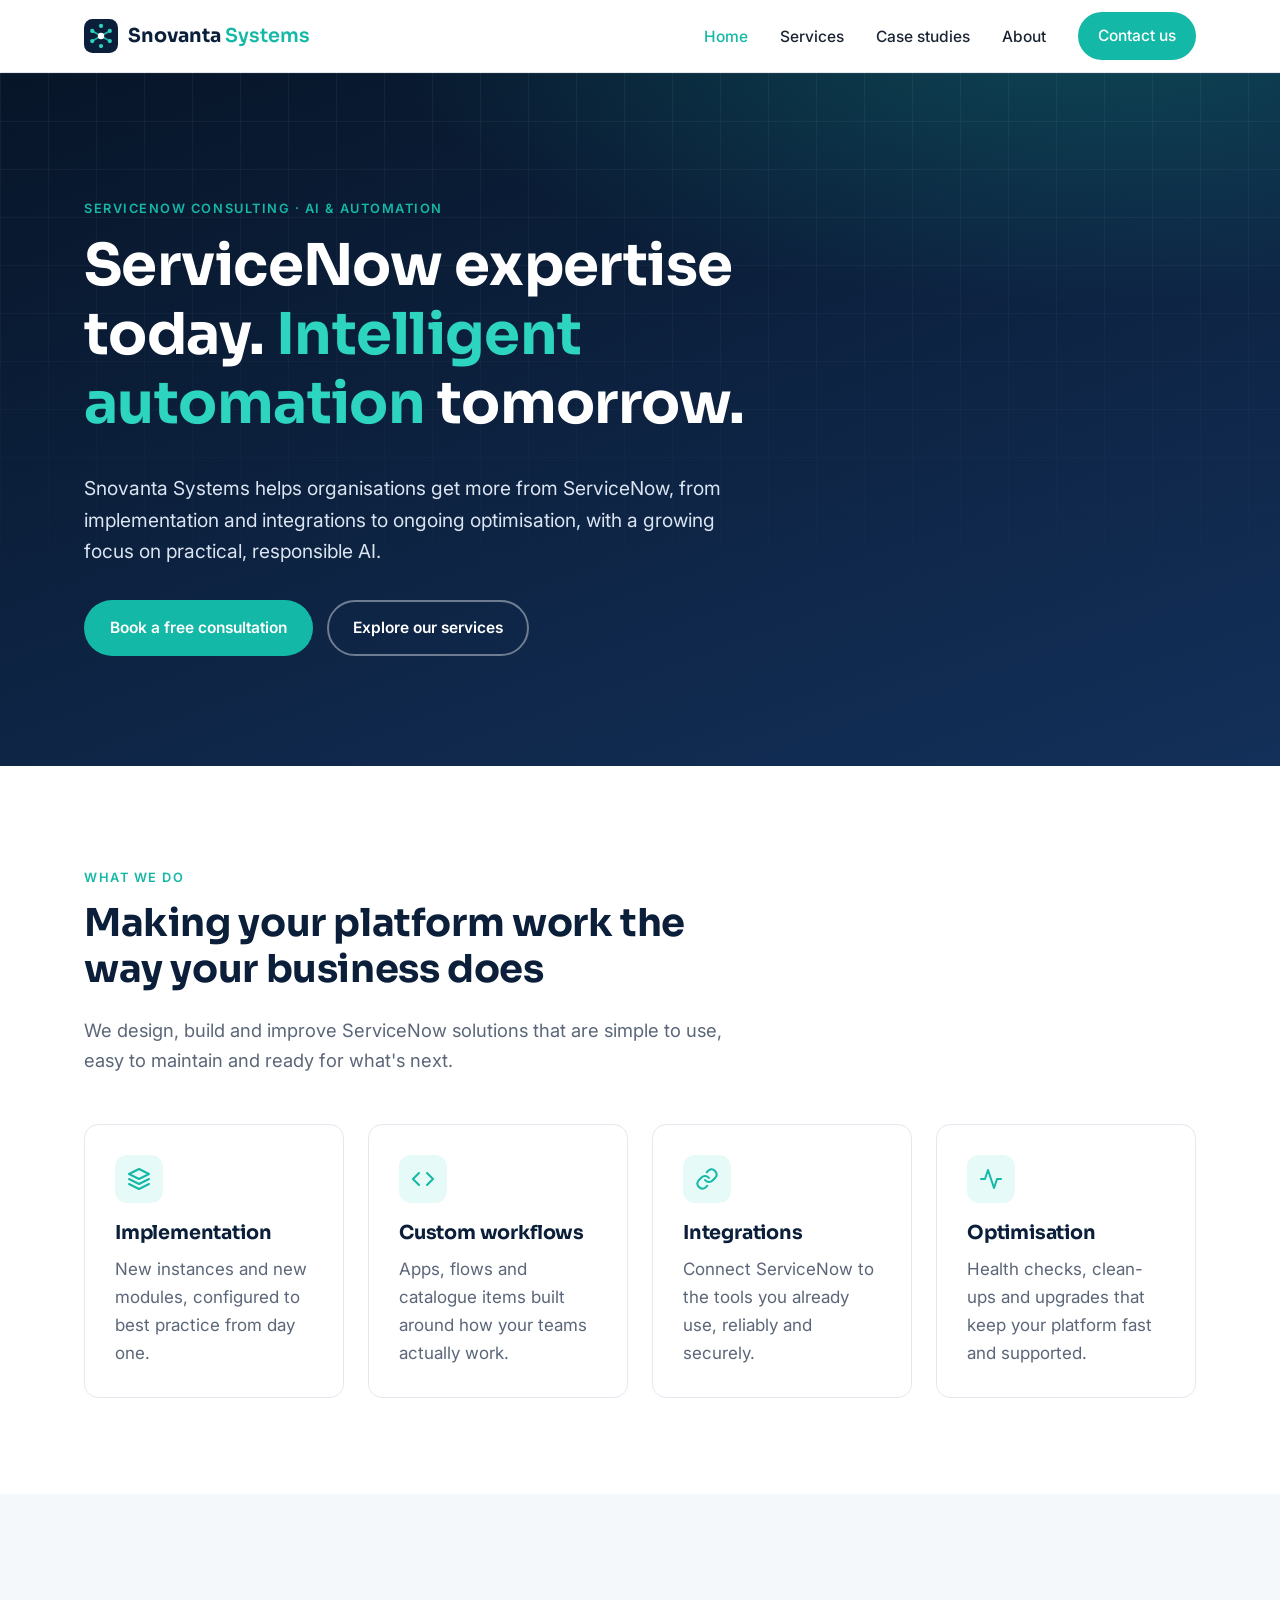
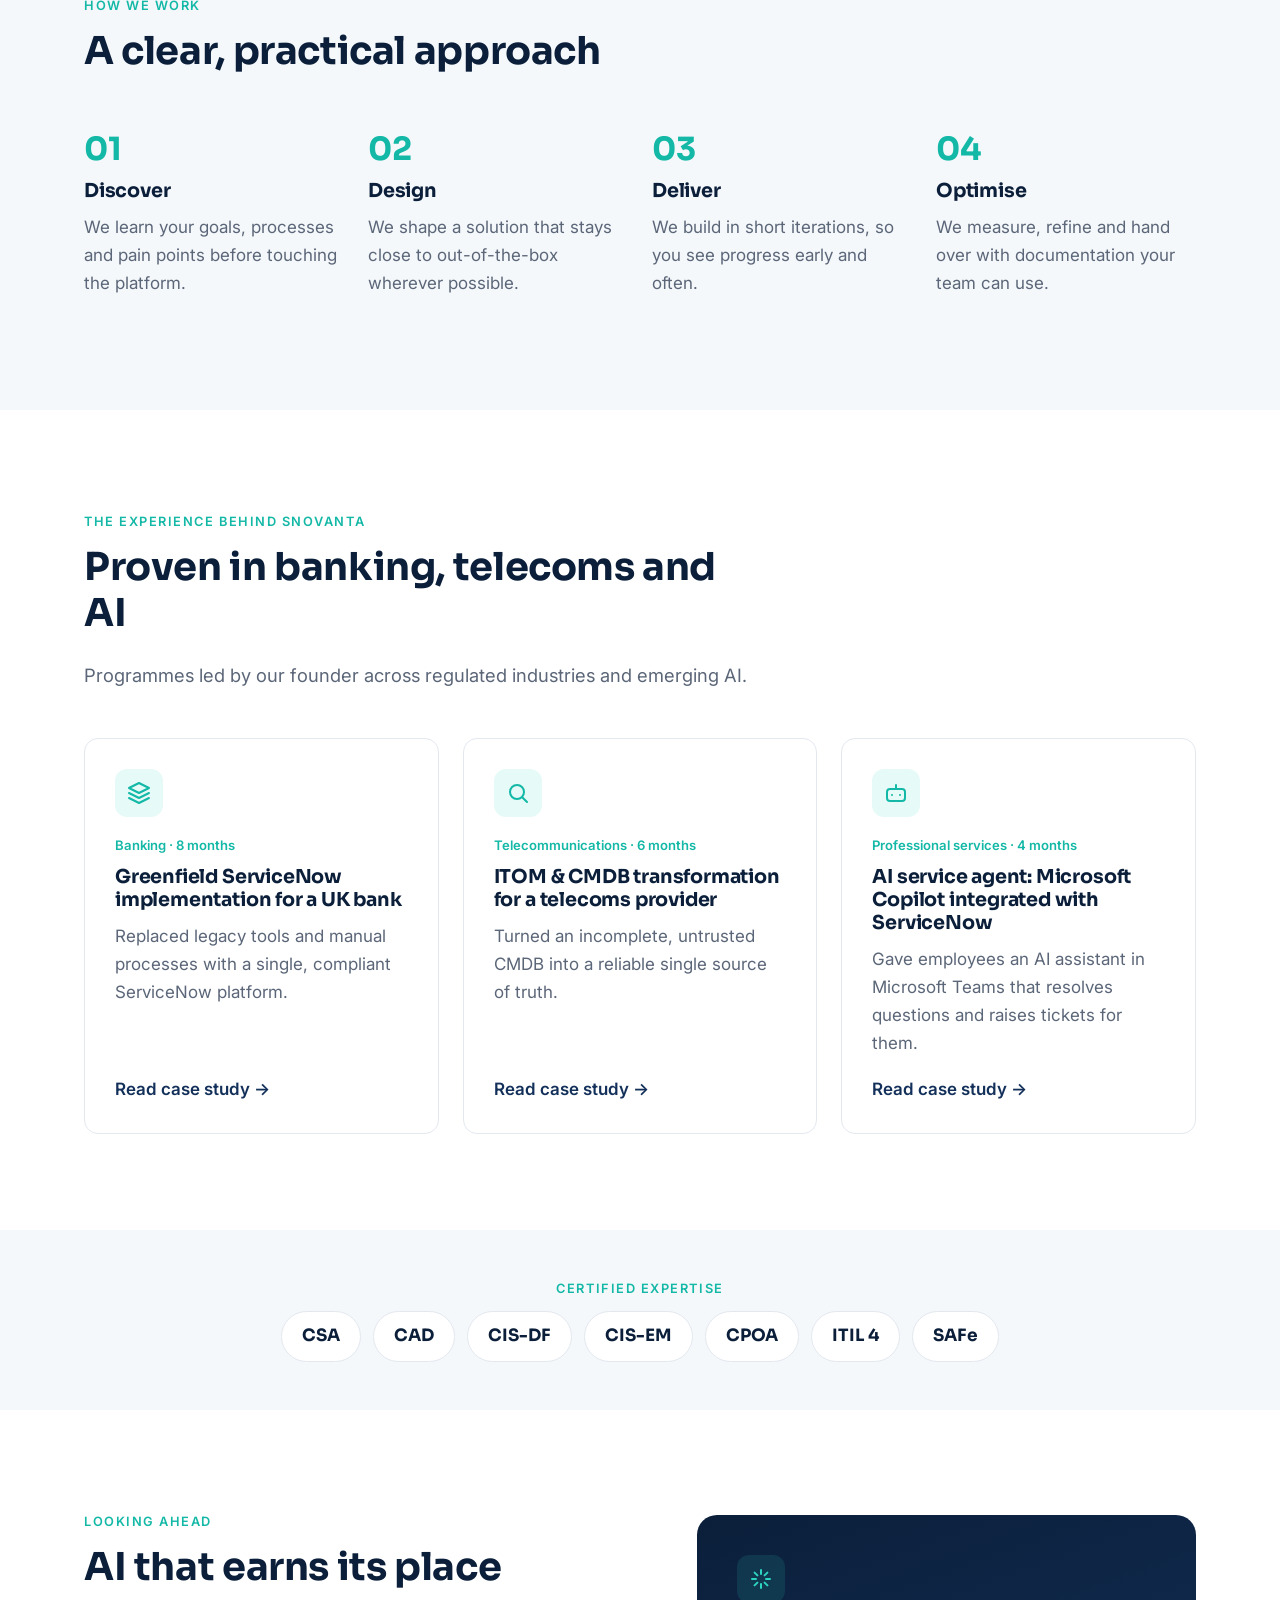
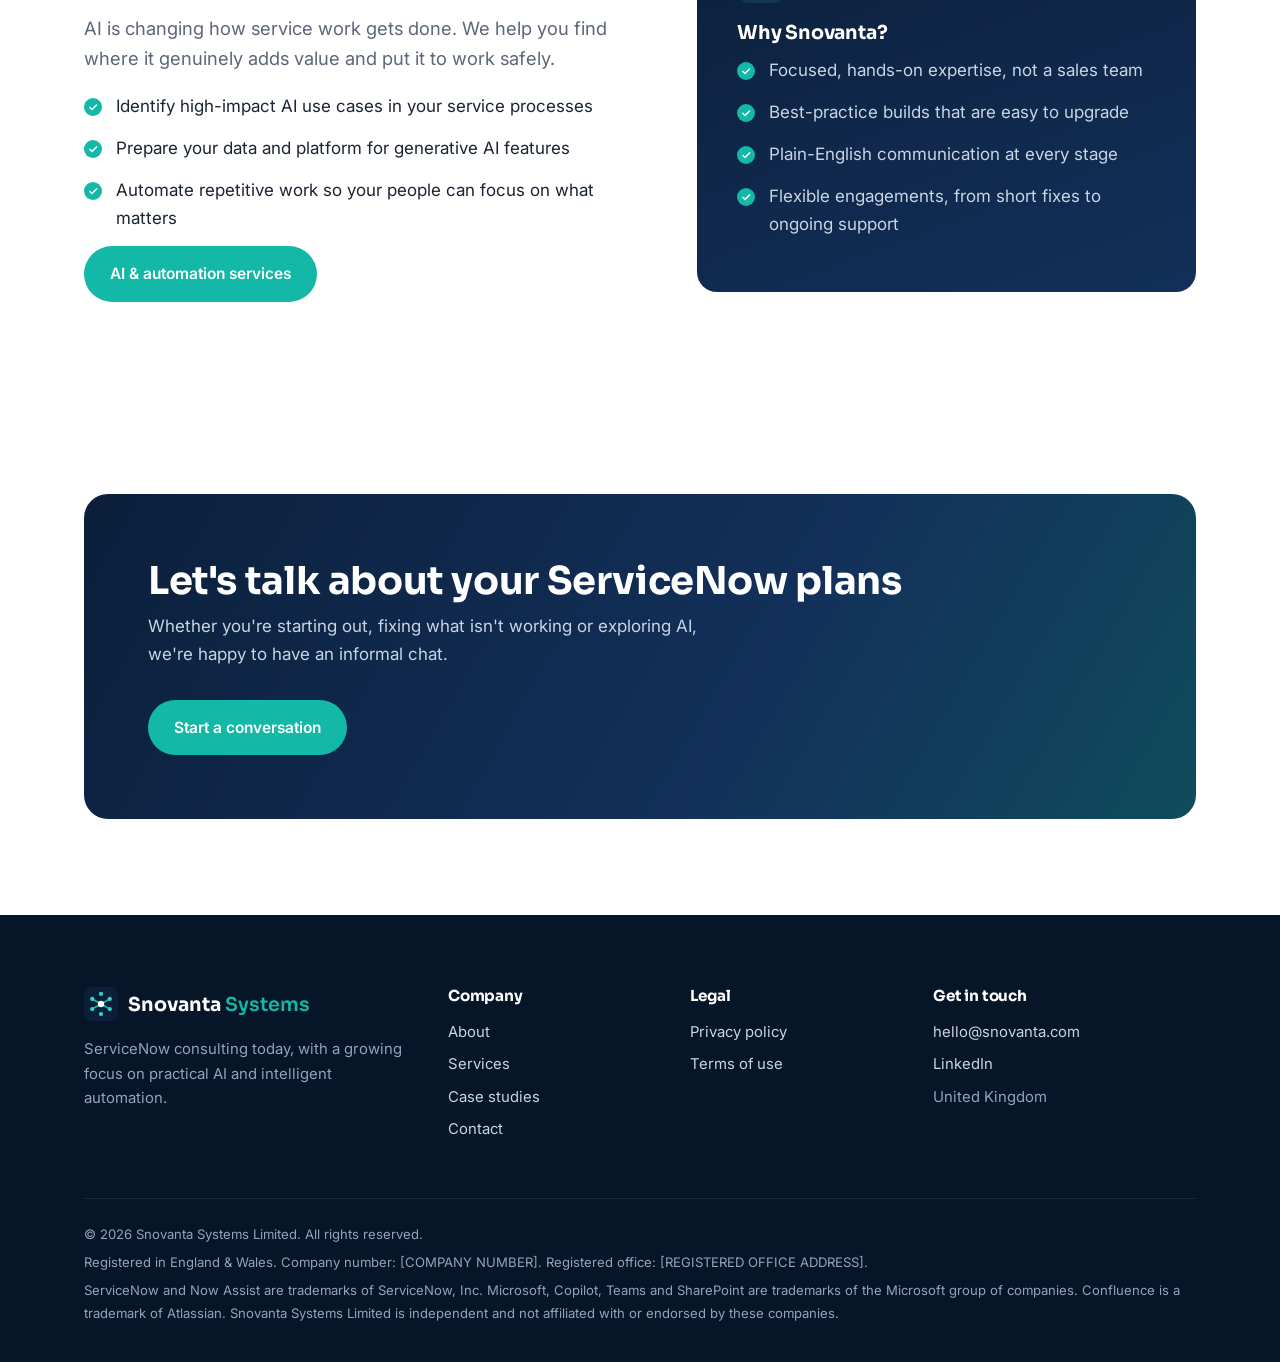
<file: index.html>
<!DOCTYPE html>
<html lang="en-GB">
<head>
  <meta charset="UTF-8">
  <meta name="viewport" content="width=device-width, initial-scale=1.0">
  <title>Snovanta Systems | ServiceNow Consulting & AI Automation</title>
  <meta name="description" content="Snovanta Systems is a UK consultancy helping organisations implement, integrate and optimise ServiceNow, with a growing focus on practical AI and automation.">
  <link rel="canonical" href="https://snovanta.com/">
  <!-- Social sharing preview -->
  <meta property="og:type" content="website">
  <meta property="og:site_name" content="Snovanta Systems">
  <meta property="og:title" content="Snovanta Systems | ServiceNow Consulting & AI Automation">
  <meta property="og:description" content="Snovanta Systems is a UK consultancy helping organisations implement, integrate and optimise ServiceNow, with a growing focus on practical AI and automation.">
  <meta property="og:url" content="https://snovanta.com/">
  <link rel="icon" href="assets/images/logo.svg" type="image/svg+xml">
  <link rel="preconnect" href="https://fonts.googleapis.com">
  <link rel="preconnect" href="https://fonts.gstatic.com" crossorigin>
  <link href="https://fonts.googleapis.com/css2?family=Inter:wght@400;500;600&family=Sora:wght@600;700;800&display=swap" rel="stylesheet">
  <link rel="stylesheet" href="assets/css/style.css">
</head>
<body>
  <a class="skip-link" href="#main">Skip to content</a>
  <!-- ============ HEADER (same on every page) ============ -->
  <header class="site-header">
    <div class="container site-header__inner">
      <a class="brand" href="index.html" aria-label="Snovanta Systems home">
        <img src="assets/images/logo.svg" alt="" width="34" height="34">
        <span class="brand__name">Snovanta <span>Systems</span></span>
      </a>
      <button class="nav-toggle" aria-label="Open menu" aria-expanded="false" aria-controls="site-nav">
        <span></span><span></span><span></span>
      </button>
      <nav class="nav" id="site-nav" aria-label="Main">
        <ul>
          <li><a href="index.html">Home</a></li>
          <li><a href="services.html">Services</a></li>
          <li><a href="case-studies.html">Case studies</a></li>
          <li><a href="about.html">About</a></li>
          <li><a class="btn btn--primary btn--small" href="contact.html">Contact us</a></li>
        </ul>
      </nav>
    </div>
  </header>
  <main id="main">
    <!-- HERO -->
    <section class="hero">
      <div class="container">
        <span class="eyebrow">ServiceNow consulting &middot; AI &amp; automation</span>
        <h1>ServiceNow expertise today. <em>Intelligent automation</em> tomorrow.</h1>
        <p>Snovanta Systems helps organisations get more from ServiceNow, from implementation and integrations to ongoing optimisation, with a growing focus on practical, responsible AI.</p>
        <div class="btn-row">
          <a class="btn btn--primary" href="contact.html">Book a free consultation</a>
          <a class="btn btn--ghost" href="services.html">Explore our services</a>
        </div>
      </div>
    </section>
    <!-- WHAT WE DO -->
    <section class="section">
      <div class="container">
        <div class="section__head">
          <span class="eyebrow">What we do</span>
          <h2>Making your platform work the way your business does</h2>
          <p class="lead">We design, build and improve ServiceNow solutions that are simple to use, easy to maintain and ready for what's next.</p>
        </div>
        <div class="grid grid--4">
          <article class="card"><div class="card__icon" aria-hidden="true"><svg viewBox="0 0 24 24" fill="none" stroke="currentColor" stroke-width="2" stroke-linecap="round" stroke-linejoin="round"><path d="M12 2 2 7l10 5 10-5-10-5z"/><path d="m2 17 10 5 10-5"/><path d="m2 12 10 5 10-5"/></svg></div><h3>Implementation</h3><p>New instances and new modules, configured to best practice from day one.</p></article>
          <article class="card"><div class="card__icon" aria-hidden="true"><svg viewBox="0 0 24 24" fill="none" stroke="currentColor" stroke-width="2" stroke-linecap="round" stroke-linejoin="round"><path d="m16 18 6-6-6-6"/><path d="m8 6-6 6 6 6"/></svg></div><h3>Custom workflows</h3><p>Apps, flows and catalogue items built around how your teams actually work.</p></article>
          <article class="card"><div class="card__icon" aria-hidden="true"><svg viewBox="0 0 24 24" fill="none" stroke="currentColor" stroke-width="2" stroke-linecap="round" stroke-linejoin="round"><path d="M10 13a5 5 0 0 0 7.5.5l3-3a5 5 0 0 0-7-7l-1.7 1.7"/><path d="M14 11a5 5 0 0 0-7.5-.5l-3 3a5 5 0 0 0 7 7l1.7-1.7"/></svg></div><h3>Integrations</h3><p>Connect ServiceNow to the tools you already use, reliably and securely.</p></article>
          <article class="card"><div class="card__icon" aria-hidden="true"><svg viewBox="0 0 24 24" fill="none" stroke="currentColor" stroke-width="2" stroke-linecap="round" stroke-linejoin="round"><path d="M22 12h-4l-3 9L9 3l-3 9H2"/></svg></div><h3>Optimisation</h3><p>Health checks, clean-ups and upgrades that keep your platform fast and supported.</p></article>
        </div>
      </div>
    </section>
    <!-- APPROACH -->
    <section class="section section--soft">
      <div class="container">
        <div class="section__head">
          <span class="eyebrow">How we work</span>
          <h2>A clear, practical approach</h2>
        </div>
        <div class="grid grid--4 steps">
          <div class="step"><h3>Discover</h3><p>We learn your goals, processes and pain points before touching the platform.</p></div>
          <div class="step"><h3>Design</h3><p>We shape a solution that stays close to out-of-the-box wherever possible.</p></div>
          <div class="step"><h3>Deliver</h3><p>We build in short iterations, so you see progress early and often.</p></div>
          <div class="step"><h3>Optimise</h3><p>We measure, refine and hand over with documentation your team can use.</p></div>
        </div>
      </div>
    </section>
    <!-- SELECTED EXPERIENCE -->
    <section class="section">
      <div class="container">
        <div class="section__head">
          <span class="eyebrow">The experience behind Snovanta</span>
          <h2>Proven in banking, telecoms and AI</h2>
          <p class="lead">Programmes led by our founder across regulated industries and emerging AI.</p>
        </div>
        <div class="grid grid--3">
          <article class="card case-card"><div class="card__icon" aria-hidden="true"><svg viewBox="0 0 24 24" fill="none" stroke="currentColor" stroke-width="2" stroke-linecap="round" stroke-linejoin="round"><path d="M12 2 2 7l10 5 10-5-10-5z"/><path d="m2 17 10 5 10-5"/><path d="m2 12 10 5 10-5"/></svg></div>
            <span class="case-meta">Banking &middot; 8 months</span>
            <h3>Greenfield ServiceNow implementation for a UK bank</h3><p>Replaced legacy tools and manual processes with a single, compliant ServiceNow platform.</p>
            <a class="case-link" href="case-studies.html#banking">Read case study &rarr;</a></article><article class="card case-card"><div class="card__icon" aria-hidden="true"><svg viewBox="0 0 24 24" fill="none" stroke="currentColor" stroke-width="2" stroke-linecap="round" stroke-linejoin="round"><circle cx="11" cy="11" r="7"/><path d="m21 21-4.3-4.3"/></svg></div>
            <span class="case-meta">Telecommunications &middot; 6 months</span>
            <h3>ITOM & CMDB transformation for a telecoms provider</h3><p>Turned an incomplete, untrusted CMDB into a reliable single source of truth.</p>
            <a class="case-link" href="case-studies.html#cmdb">Read case study &rarr;</a></article><article class="card case-card"><div class="card__icon" aria-hidden="true"><svg viewBox="0 0 24 24" fill="none" stroke="currentColor" stroke-width="2" stroke-linecap="round" stroke-linejoin="round"><rect x="3" y="8" width="18" height="12" rx="3"/><path d="M12 8V4M8 14h.01M16 14h.01"/></svg></div>
            <span class="case-meta">Professional services &middot; 4 months</span>
            <h3>AI service agent: Microsoft Copilot integrated with ServiceNow</h3><p>Gave employees an AI assistant in Microsoft Teams that resolves questions and raises tickets for them.</p>
            <a class="case-link" href="case-studies.html#copilot">Read case study &rarr;</a></article>
        </div>
      </div>
    </section>
    <!-- CERTIFICATIONS STRIP -->
    <section class="section section--soft section--tight">
      <div class="container">
        <p class="eyebrow" style="text-align:center;display:block;">Certified expertise</p>
        <div class="cert-strip"><span title="Certified System Administrator">CSA</span><span title="Certified Application Developer">CAD</span><span title="Certified Implementation Specialist: Data Foundations (CMDB and CSDM)">CIS-DF</span><span title="Certified Implementation Specialist: Event Management">CIS-EM</span><span title="Certified Platform Owner Associate">CPOA</span><span title="ITIL 4 Foundation">ITIL 4</span><span title="Scaled Agile Framework">SAFe</span></div>
      </div>
    </section>
    <!-- AI -->
    <section class="section">
      <div class="container split">
        <div>
          <span class="eyebrow">Looking ahead</span>
          <h2>AI that earns its place</h2>
          <p class="lead">AI is changing how service work gets done. We help you find where it genuinely adds value and put it to work safely.</p>
          <ul class="checklist">
            <li>Identify high-impact AI use cases in your service processes</li>
            <li>Prepare your data and platform for generative AI features</li>
            <li>Automate repetitive work so your people can focus on what matters</li>
          </ul>
          <a class="btn btn--primary" href="services.html#ai">AI &amp; automation services</a>
        </div>
        <div class="panel">
          <div class="card__icon" style="background:rgba(45,212,191,.12);color:#2dd4bf" aria-hidden="true"><svg viewBox="0 0 24 24" fill="none" stroke="currentColor" stroke-width="2" stroke-linecap="round" stroke-linejoin="round"><path d="M12 3v4M12 17v4M3 12h4M17 12h4M5.6 5.6l2.8 2.8M15.6 15.6l2.8 2.8M5.6 18.4l2.8-2.8M15.6 8.4l2.8-2.8"/></svg></div>
          <h3>Why Snovanta?</h3>
          <ul class="checklist">
            <li>Focused, hands-on expertise, not a sales team</li>
            <li>Best-practice builds that are easy to upgrade</li>
            <li>Plain-English communication at every stage</li>
            <li>Flexible engagements, from short fixes to ongoing support</li>
          </ul>
        </div>
      </div>
    </section>
    <section class="section">
      <div class="container">
        <div class="cta">
          <div>
            <h2>Let's talk about your ServiceNow plans</h2>
            <p>Whether you're starting out, fixing what isn't working or exploring AI, we're happy to have an informal chat.</p>
          </div>
          <a class="btn btn--primary" href="contact.html">Start a conversation</a>
        </div>
      </div>
    </section>
  </main>
  <!-- ============ FOOTER (same on every page) ============ -->
  <footer class="site-footer">
    <div class="container">
      <div class="footer-grid">
        <div>
          <a class="brand" href="index.html">
            <img src="assets/images/logo.svg" alt="" width="34" height="34">
            <span class="brand__name">Snovanta <span>Systems</span></span>
          </a>
          <p style="margin-top:16px;max-width:320px;">ServiceNow consulting today, with a growing focus on practical AI and intelligent automation.</p>
        </div>
        <div>
          <h4>Company</h4>
          <ul>
            <li><a href="about.html">About</a></li>
            <li><a href="services.html">Services</a></li>
            <li><a href="case-studies.html">Case studies</a></li>
            <li><a href="contact.html">Contact</a></li>
          </ul>
        </div>
        <div>
          <h4>Legal</h4>
          <ul>
            <li><a href="privacy.html">Privacy policy</a></li>
            <li><a href="terms.html">Terms of use</a></li>
          </ul>
        </div>
        <div>
          <h4>Get in touch</h4>
          <ul>
            <li><a href="mailto:hello@snovanta.com">hello@snovanta.com</a></li>
            <li><a href="https://www.linkedin.com/in/YOUR-PROFILE" rel="noopener">LinkedIn</a></li>
            <li>United Kingdom</li>
          </ul>
        </div>
      </div>
      <div class="footer-legal">
        <!-- TODO: add your Companies House details below (legally required on UK company websites) -->
        <p>&copy; <span data-year>2026</span> Snovanta Systems Limited. All rights reserved.</p>
        <p>Registered in England &amp; Wales. Company number: [COMPANY NUMBER]. Registered office: [REGISTERED OFFICE ADDRESS].</p>
        <p>ServiceNow and Now Assist are trademarks of ServiceNow, Inc. Microsoft, Copilot, Teams and SharePoint are trademarks of the Microsoft group of companies. Confluence is a trademark of Atlassian. Snovanta Systems Limited is independent and not affiliated with or endorsed by these companies.</p>
      </div>
    </div>
  </footer>
  <script src="assets/js/main.js"></script>
</body>
</html>
</file>
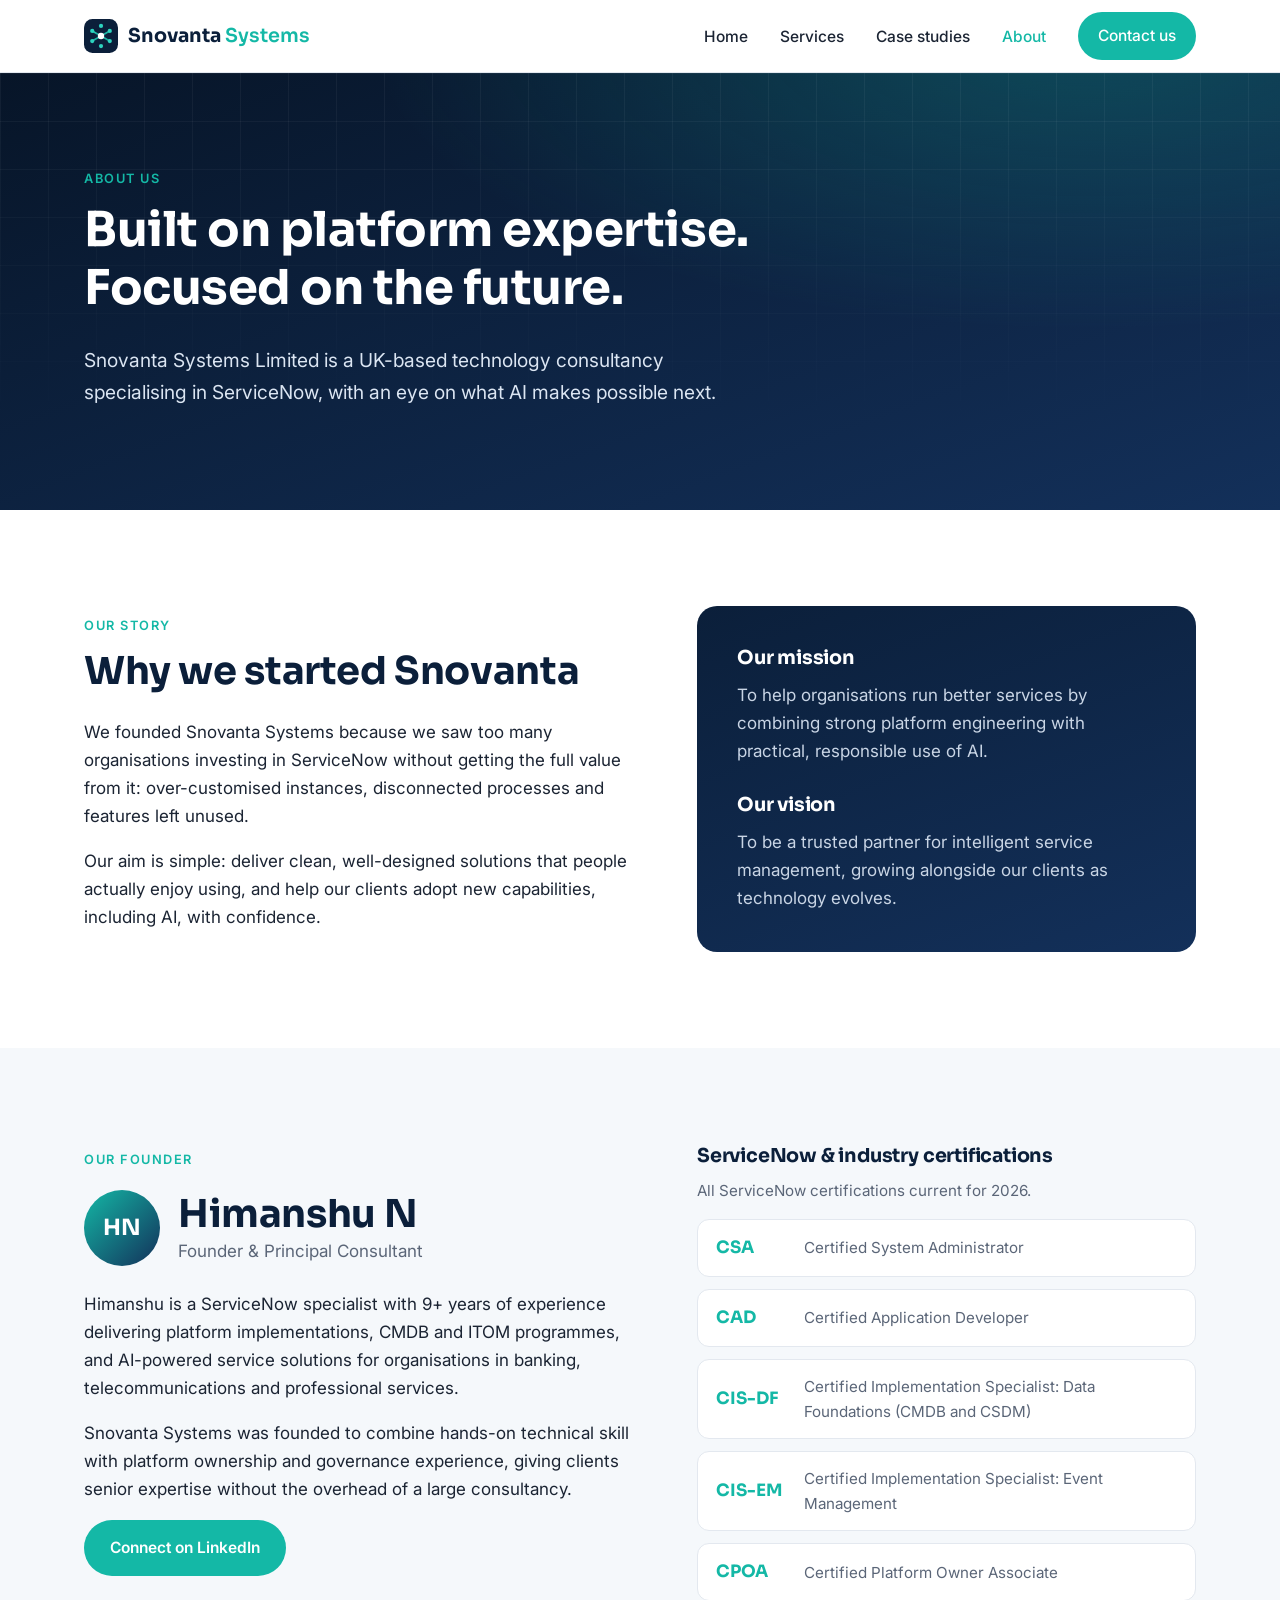
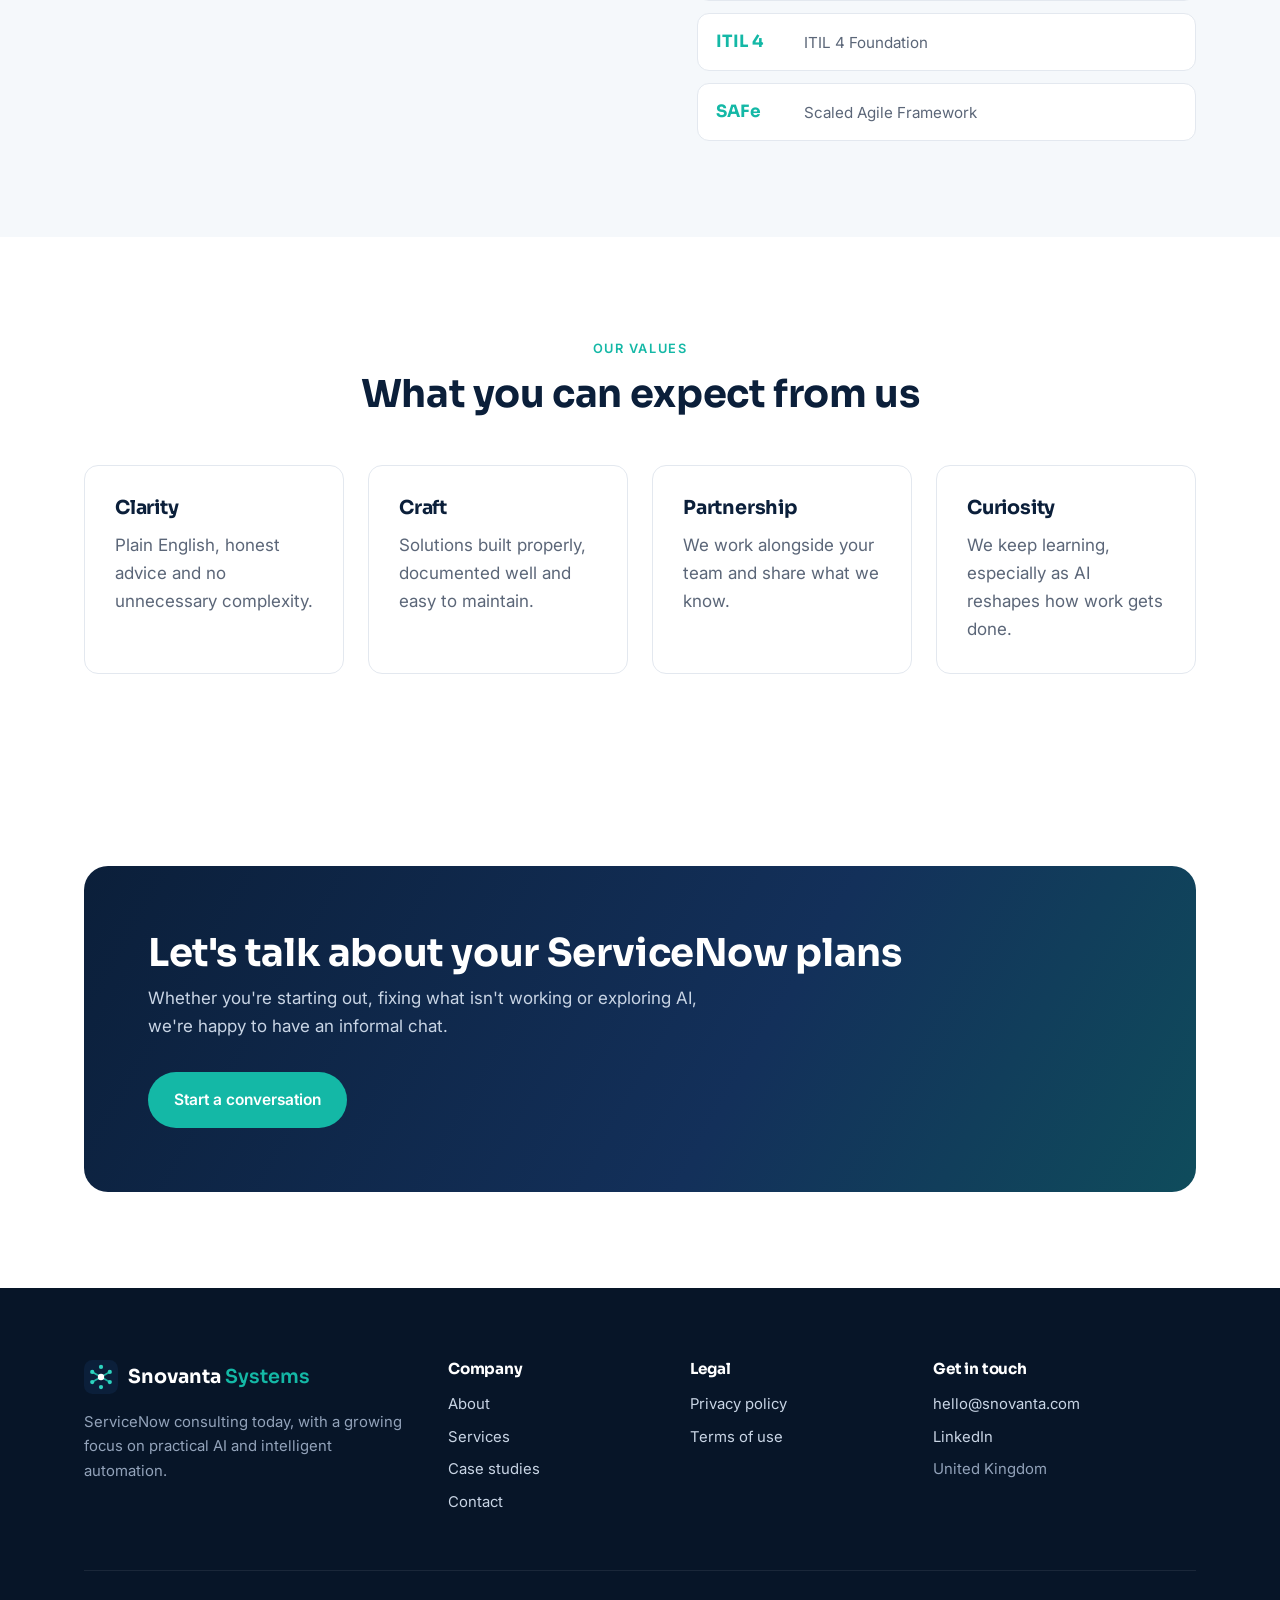
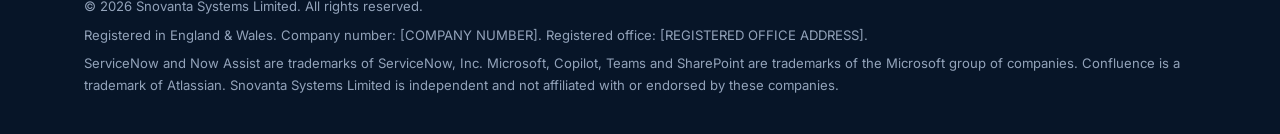
<file: about.html>
<!DOCTYPE html>
<html lang="en-GB">
<head>
  <meta charset="UTF-8">
  <meta name="viewport" content="width=device-width, initial-scale=1.0">
  <title>About | Snovanta Systems</title>
  <meta name="description" content="Learn about Snovanta Systems Limited, a UK technology consultancy specialising in ServiceNow and practical AI.">
  <link rel="canonical" href="https://snovanta.com/about">
  <!-- Social sharing preview -->
  <meta property="og:type" content="website">
  <meta property="og:site_name" content="Snovanta Systems">
  <meta property="og:title" content="About | Snovanta Systems">
  <meta property="og:description" content="Learn about Snovanta Systems Limited, a UK technology consultancy specialising in ServiceNow and practical AI.">
  <meta property="og:url" content="https://snovanta.com/about">
  <link rel="icon" href="assets/images/logo.svg" type="image/svg+xml">
  <link rel="preconnect" href="https://fonts.googleapis.com">
  <link rel="preconnect" href="https://fonts.gstatic.com" crossorigin>
  <link href="https://fonts.googleapis.com/css2?family=Inter:wght@400;500;600&family=Sora:wght@600;700;800&display=swap" rel="stylesheet">
  <link rel="stylesheet" href="assets/css/style.css">
</head>
<body>
  <a class="skip-link" href="#main">Skip to content</a>
  <!-- ============ HEADER (same on every page) ============ -->
  <header class="site-header">
    <div class="container site-header__inner">
      <a class="brand" href="index.html" aria-label="Snovanta Systems home">
        <img src="assets/images/logo.svg" alt="" width="34" height="34">
        <span class="brand__name">Snovanta <span>Systems</span></span>
      </a>
      <button class="nav-toggle" aria-label="Open menu" aria-expanded="false" aria-controls="site-nav">
        <span></span><span></span><span></span>
      </button>
      <nav class="nav" id="site-nav" aria-label="Main">
        <ul>
          <li><a href="index.html">Home</a></li>
          <li><a href="services.html">Services</a></li>
          <li><a href="case-studies.html">Case studies</a></li>
          <li><a href="about.html">About</a></li>
          <li><a class="btn btn--primary btn--small" href="contact.html">Contact us</a></li>
        </ul>
      </nav>
    </div>
  </header>
  <main id="main">
    <section class="hero hero--page">
      <div class="container">
        <span class="eyebrow">About us</span>
        <h1>Built on platform expertise. Focused on the future.</h1>
        <p>Snovanta Systems Limited is a UK-based technology consultancy specialising in ServiceNow, with an eye on what AI makes possible next.</p>
      </div>
    </section>
    <section class="section">
      <div class="container split">
        <div>
          <span class="eyebrow">Our story</span>
          <h2>Why we started Snovanta</h2>
          <!-- TODO: personalise this story -->
          <p>We founded Snovanta Systems because we saw too many organisations investing in ServiceNow without getting the full value from it: over-customised instances, disconnected processes and features left unused.</p>
          <p>Our aim is simple: deliver clean, well-designed solutions that people actually enjoy using, and help our clients adopt new capabilities, including AI, with confidence.</p>
        </div>
        <div class="panel">
          <h3>Our mission</h3>
          <p>To help organisations run better services by combining strong platform engineering with practical, responsible use of AI.</p>
          <h3 style="margin-top:28px;">Our vision</h3>
          <p style="margin:0;">To be a trusted partner for intelligent service management, growing alongside our clients as technology evolves.</p>
        </div>
      </div>
    </section>
    <section class="section section--soft">
      <div class="container split" style="align-items:start;">
        <div>
          <span class="eyebrow">Our founder</span>
          <!-- TODO: optionally swap the initials circle for a photo (assets/images/founder.jpg) -->
          <div class="founder">
            <div class="founder__avatar" aria-hidden="true">HN</div>
            <div><h2 style="margin:0;">Himanshu N</h2><p style="margin:0;color:var(--muted);">Founder &amp; Principal Consultant</p></div>
          </div>
          <p>Himanshu is a ServiceNow specialist with 9+ years of experience delivering platform implementations, CMDB and ITOM programmes, and AI-powered service solutions for organisations in banking, telecommunications and professional services.</p>
          <p>Snovanta Systems was founded to combine hands-on technical skill with platform ownership and governance experience, giving clients senior expertise without the overhead of a large consultancy.</p>
          <a class="btn btn--primary" href="https://www.linkedin.com/in/YOUR-PROFILE" rel="noopener">Connect on LinkedIn</a>
        </div>
        <div>
          <h3>ServiceNow &amp; industry certifications</h3>
          <p style="color:var(--muted);font-size:.95rem;">All ServiceNow certifications current for 2026.</p>
          <div class="cert-list"><div class="cert"><strong>CSA</strong><span>Certified System Administrator</span></div><div class="cert"><strong>CAD</strong><span>Certified Application Developer</span></div><div class="cert"><strong>CIS-DF</strong><span>Certified Implementation Specialist: Data Foundations (CMDB and CSDM)</span></div><div class="cert"><strong>CIS-EM</strong><span>Certified Implementation Specialist: Event Management</span></div><div class="cert"><strong>CPOA</strong><span>Certified Platform Owner Associate</span></div><div class="cert"><strong>ITIL 4</strong><span>ITIL 4 Foundation</span></div><div class="cert"><strong>SAFe</strong><span>Scaled Agile Framework</span></div></div>
        </div>
      </div>
    </section>
    <section class="section">
      <div class="container">
        <div class="section__head section__head--center">
          <span class="eyebrow">Our values</span>
          <h2>What you can expect from us</h2>
        </div>
        <div class="grid grid--4">
          <article class="card"><h3>Clarity</h3><p>Plain English, honest advice and no unnecessary complexity.</p></article>
          <article class="card"><h3>Craft</h3><p>Solutions built properly, documented well and easy to maintain.</p></article>
          <article class="card"><h3>Partnership</h3><p>We work alongside your team and share what we know.</p></article>
          <article class="card"><h3>Curiosity</h3><p>We keep learning, especially as AI reshapes how work gets done.</p></article>
        </div>
      </div>
    </section>
    <section class="section">
      <div class="container">
        <div class="cta">
          <div>
            <h2>Let's talk about your ServiceNow plans</h2>
            <p>Whether you're starting out, fixing what isn't working or exploring AI, we're happy to have an informal chat.</p>
          </div>
          <a class="btn btn--primary" href="contact.html">Start a conversation</a>
        </div>
      </div>
    </section>
  </main>
  <!-- ============ FOOTER (same on every page) ============ -->
  <footer class="site-footer">
    <div class="container">
      <div class="footer-grid">
        <div>
          <a class="brand" href="index.html">
            <img src="assets/images/logo.svg" alt="" width="34" height="34">
            <span class="brand__name">Snovanta <span>Systems</span></span>
          </a>
          <p style="margin-top:16px;max-width:320px;">ServiceNow consulting today, with a growing focus on practical AI and intelligent automation.</p>
        </div>
        <div>
          <h4>Company</h4>
          <ul>
            <li><a href="about.html">About</a></li>
            <li><a href="services.html">Services</a></li>
            <li><a href="case-studies.html">Case studies</a></li>
            <li><a href="contact.html">Contact</a></li>
          </ul>
        </div>
        <div>
          <h4>Legal</h4>
          <ul>
            <li><a href="privacy.html">Privacy policy</a></li>
            <li><a href="terms.html">Terms of use</a></li>
          </ul>
        </div>
        <div>
          <h4>Get in touch</h4>
          <ul>
            <li><a href="mailto:hello@snovanta.com">hello@snovanta.com</a></li>
            <li><a href="https://www.linkedin.com/in/YOUR-PROFILE" rel="noopener">LinkedIn</a></li>
            <li>United Kingdom</li>
          </ul>
        </div>
      </div>
      <div class="footer-legal">
        <!-- TODO: add your Companies House details below (legally required on UK company websites) -->
        <p>&copy; <span data-year>2026</span> Snovanta Systems Limited. All rights reserved.</p>
        <p>Registered in England &amp; Wales. Company number: [COMPANY NUMBER]. Registered office: [REGISTERED OFFICE ADDRESS].</p>
        <p>ServiceNow and Now Assist are trademarks of ServiceNow, Inc. Microsoft, Copilot, Teams and SharePoint are trademarks of the Microsoft group of companies. Confluence is a trademark of Atlassian. Snovanta Systems Limited is independent and not affiliated with or endorsed by these companies.</p>
      </div>
    </div>
  </footer>
  <script src="assets/js/main.js"></script>
</body>
</html>
</file>
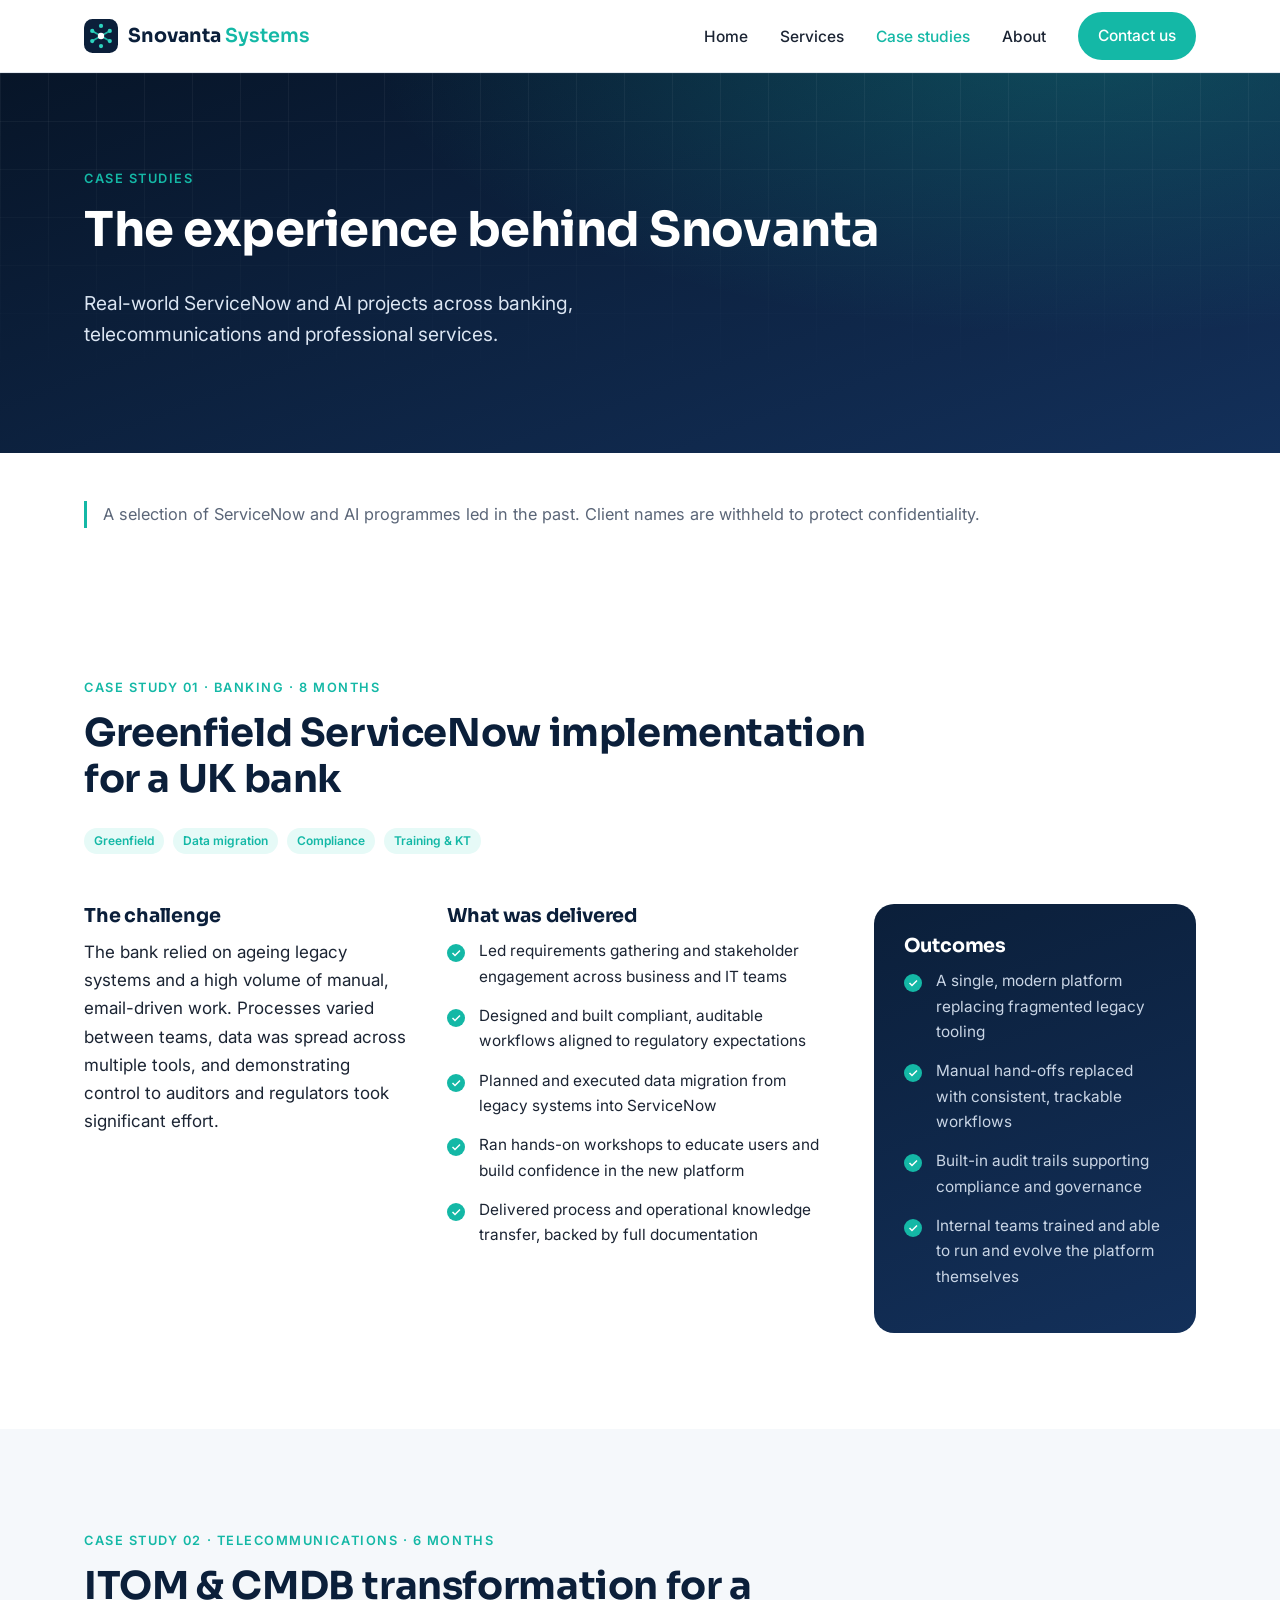
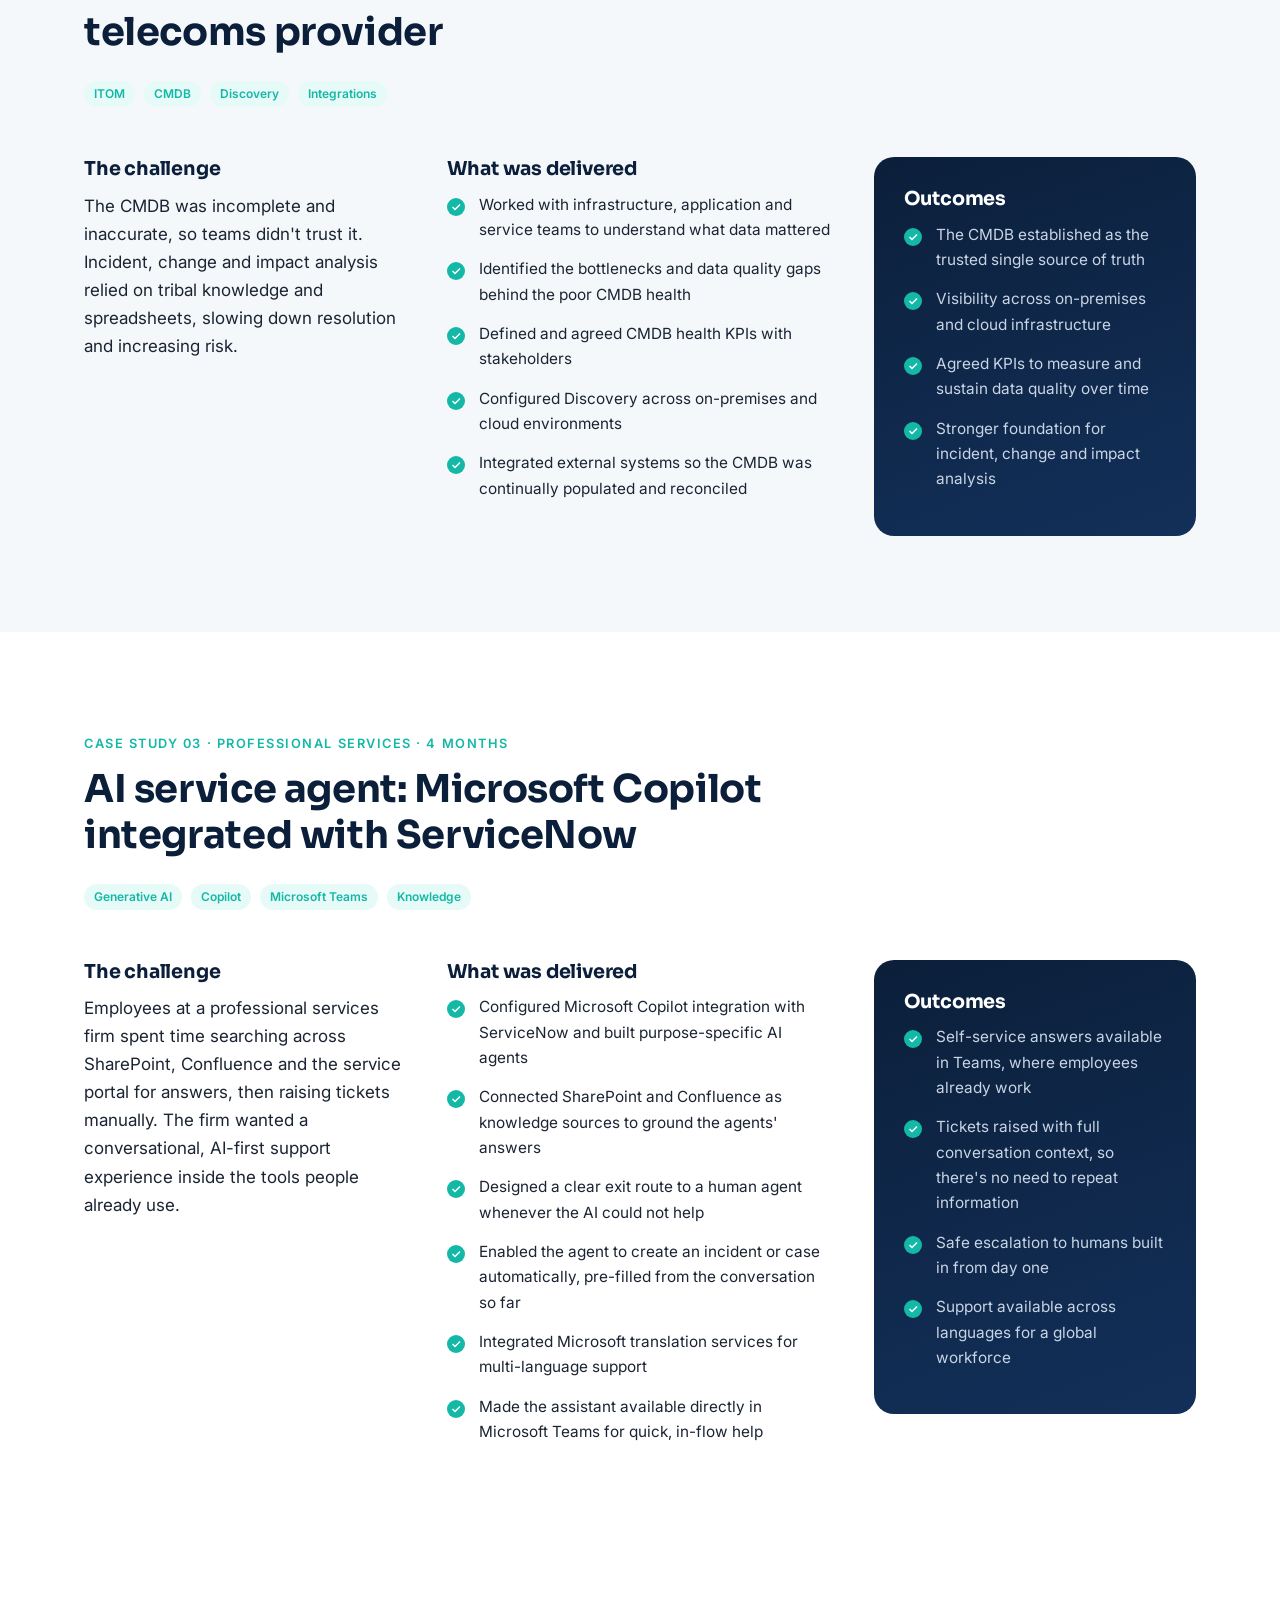
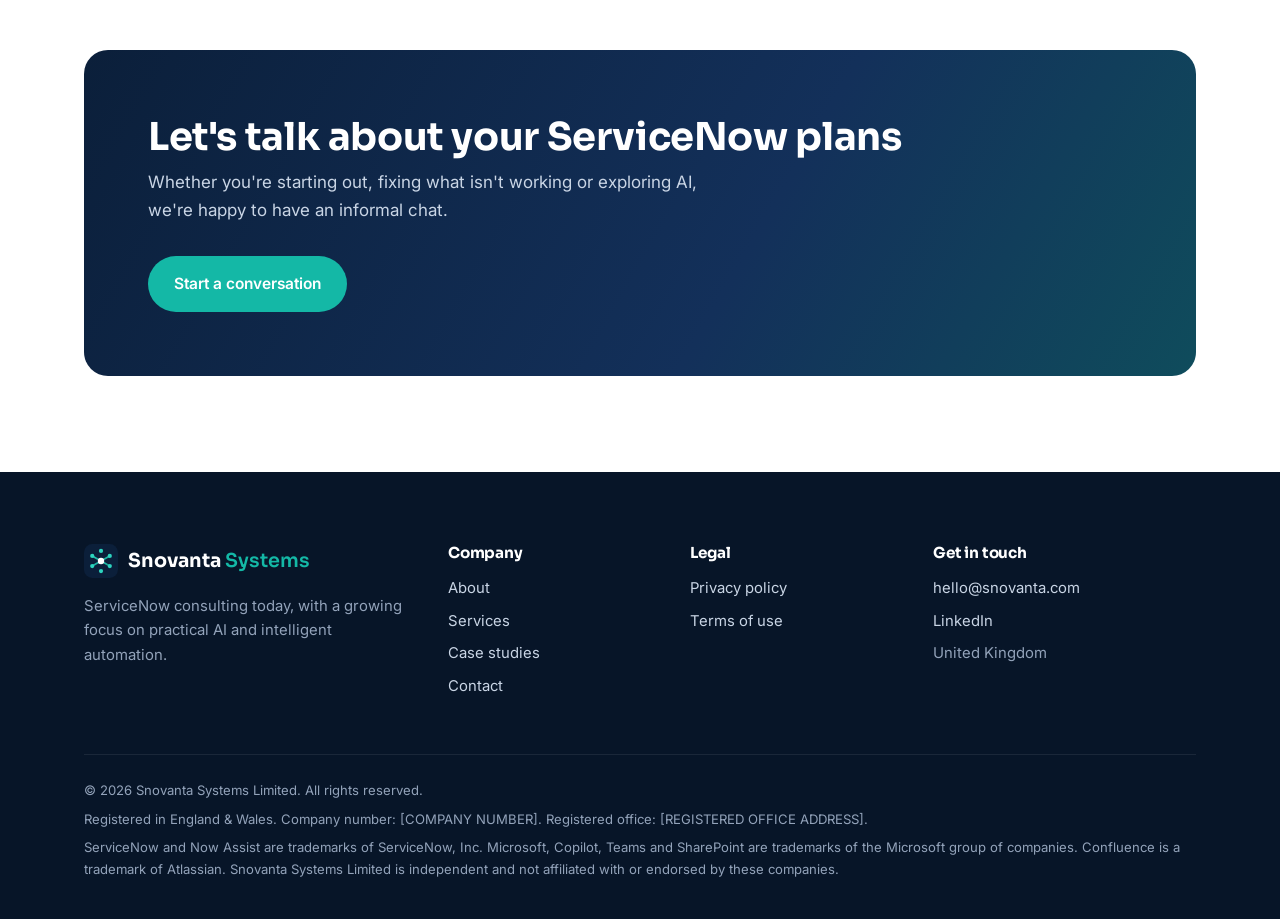
<file: case-studies.html>
<!DOCTYPE html>
<html lang="en-GB">
<head>
  <meta charset="UTF-8">
  <meta name="viewport" content="width=device-width, initial-scale=1.0">
  <title>Case Studies | Snovanta Systems</title>
  <meta name="description" content="Anonymised ServiceNow and AI case studies: a greenfield banking implementation, a telecoms CMDB transformation and a Microsoft Copilot integration.">
  <link rel="canonical" href="https://snovanta.com/case-studies">
  <!-- Social sharing preview -->
  <meta property="og:type" content="website">
  <meta property="og:site_name" content="Snovanta Systems">
  <meta property="og:title" content="Case Studies | Snovanta Systems">
  <meta property="og:description" content="Anonymised ServiceNow and AI case studies: a greenfield banking implementation, a telecoms CMDB transformation and a Microsoft Copilot integration.">
  <meta property="og:url" content="https://snovanta.com/case-studies">
  <link rel="icon" href="assets/images/logo.svg" type="image/svg+xml">
  <link rel="preconnect" href="https://fonts.googleapis.com">
  <link rel="preconnect" href="https://fonts.gstatic.com" crossorigin>
  <link href="https://fonts.googleapis.com/css2?family=Inter:wght@400;500;600&family=Sora:wght@600;700;800&display=swap" rel="stylesheet">
  <link rel="stylesheet" href="assets/css/style.css">
</head>
<body>
  <a class="skip-link" href="#main">Skip to content</a>
  <!-- ============ HEADER (same on every page) ============ -->
  <header class="site-header">
    <div class="container site-header__inner">
      <a class="brand" href="index.html" aria-label="Snovanta Systems home">
        <img src="assets/images/logo.svg" alt="" width="34" height="34">
        <span class="brand__name">Snovanta <span>Systems</span></span>
      </a>
      <button class="nav-toggle" aria-label="Open menu" aria-expanded="false" aria-controls="site-nav">
        <span></span><span></span><span></span>
      </button>
      <nav class="nav" id="site-nav" aria-label="Main">
        <ul>
          <li><a href="index.html">Home</a></li>
          <li><a href="services.html">Services</a></li>
          <li><a href="case-studies.html">Case studies</a></li>
          <li><a href="about.html">About</a></li>
          <li><a class="btn btn--primary btn--small" href="contact.html">Contact us</a></li>
        </ul>
      </nav>
    </div>
  </header>
  <main id="main">
    <section class="hero hero--page">
      <div class="container">
        <span class="eyebrow">Case studies</span>
        <h1>The experience behind Snovanta</h1>
        <p>Real-world ServiceNow and AI projects across banking, telecommunications and professional services.</p>
      </div>
    </section>
    <section class="section section--tight">
      <div class="container"><p class="case-intro">A selection of ServiceNow and AI programmes led in the past. Client names are withheld to protect confidentiality.</p></div>
    </section>
    <section class="section" id="banking">
      <div class="container">
        <div class="case-head">
          <span class="eyebrow">Case study 01 &middot; Banking &middot; 8 months</span>
          <h2>Greenfield ServiceNow implementation for a UK bank</h2>
          <div><span class="tag">Greenfield</span> <span class="tag">Data migration</span> <span class="tag">Compliance</span> <span class="tag">Training & KT</span> </div>
        </div>
        <div class="case-body">
          <div><h3>The challenge</h3><p>The bank relied on ageing legacy systems and a high volume of manual, email-driven work. Processes varied between teams, data was spread across multiple tools, and demonstrating control to auditors and regulators took significant effort.</p></div>
          <div><h3>What was delivered</h3><ul class="checklist"><li>Led requirements gathering and stakeholder engagement across business and IT teams</li><li>Designed and built compliant, auditable workflows aligned to regulatory expectations</li><li>Planned and executed data migration from legacy systems into ServiceNow</li><li>Ran hands-on workshops to educate users and build confidence in the new platform</li><li>Delivered process and operational knowledge transfer, backed by full documentation</li></ul></div>
          <div class="panel"><h3>Outcomes</h3><ul class="checklist"><li>A single, modern platform replacing fragmented legacy tooling</li><li>Manual hand-offs replaced with consistent, trackable workflows</li><li>Built-in audit trails supporting compliance and governance</li><li>Internal teams trained and able to run and evolve the platform themselves</li></ul>
            <!-- TODO: add a measurable result here if you can share one, e.g. "35% fewer manual tickets" --></div>
        </div>
      </div>
    </section>
    <section class="section section--soft" id="cmdb">
      <div class="container">
        <div class="case-head">
          <span class="eyebrow">Case study 02 &middot; Telecommunications &middot; 6 months</span>
          <h2>ITOM & CMDB transformation for a telecoms provider</h2>
          <div><span class="tag">ITOM</span> <span class="tag">CMDB</span> <span class="tag">Discovery</span> <span class="tag">Integrations</span> </div>
        </div>
        <div class="case-body">
          <div><h3>The challenge</h3><p>The CMDB was incomplete and inaccurate, so teams didn't trust it. Incident, change and impact analysis relied on tribal knowledge and spreadsheets, slowing down resolution and increasing risk.</p></div>
          <div><h3>What was delivered</h3><ul class="checklist"><li>Worked with infrastructure, application and service teams to understand what data mattered</li><li>Identified the bottlenecks and data quality gaps behind the poor CMDB health</li><li>Defined and agreed CMDB health KPIs with stakeholders</li><li>Configured Discovery across on-premises and cloud environments</li><li>Integrated external systems so the CMDB was continually populated and reconciled</li></ul></div>
          <div class="panel"><h3>Outcomes</h3><ul class="checklist"><li>The CMDB established as the trusted single source of truth</li><li>Visibility across on-premises and cloud infrastructure</li><li>Agreed KPIs to measure and sustain data quality over time</li><li>Stronger foundation for incident, change and impact analysis</li></ul>
            <!-- TODO: add a measurable result here if you can share one, e.g. "35% fewer manual tickets" --></div>
        </div>
      </div>
    </section>
    <section class="section" id="copilot">
      <div class="container">
        <div class="case-head">
          <span class="eyebrow">Case study 03 &middot; Professional services &middot; 4 months</span>
          <h2>AI service agent: Microsoft Copilot integrated with ServiceNow</h2>
          <div><span class="tag">Generative AI</span> <span class="tag">Copilot</span> <span class="tag">Microsoft Teams</span> <span class="tag">Knowledge</span> </div>
        </div>
        <div class="case-body">
          <div><h3>The challenge</h3><p>Employees at a professional services firm spent time searching across SharePoint, Confluence and the service portal for answers, then raising tickets manually. The firm wanted a conversational, AI-first support experience inside the tools people already use.</p></div>
          <div><h3>What was delivered</h3><ul class="checklist"><li>Configured Microsoft Copilot integration with ServiceNow and built purpose-specific AI agents</li><li>Connected SharePoint and Confluence as knowledge sources to ground the agents' answers</li><li>Designed a clear exit route to a human agent whenever the AI could not help</li><li>Enabled the agent to create an incident or case automatically, pre-filled from the conversation so far</li><li>Integrated Microsoft translation services for multi-language support</li><li>Made the assistant available directly in Microsoft Teams for quick, in-flow help</li></ul></div>
          <div class="panel"><h3>Outcomes</h3><ul class="checklist"><li>Self-service answers available in Teams, where employees already work</li><li>Tickets raised with full conversation context, so there's no need to repeat information</li><li>Safe escalation to humans built in from day one</li><li>Support available across languages for a global workforce</li></ul>
            <!-- TODO: add a measurable result here if you can share one, e.g. "35% fewer manual tickets" --></div>
        </div>
      </div>
    </section>
    <section class="section">
      <div class="container">
        <div class="cta">
          <div>
            <h2>Let's talk about your ServiceNow plans</h2>
            <p>Whether you're starting out, fixing what isn't working or exploring AI, we're happy to have an informal chat.</p>
          </div>
          <a class="btn btn--primary" href="contact.html">Start a conversation</a>
        </div>
      </div>
    </section>
  </main>
  <!-- ============ FOOTER (same on every page) ============ -->
  <footer class="site-footer">
    <div class="container">
      <div class="footer-grid">
        <div>
          <a class="brand" href="index.html">
            <img src="assets/images/logo.svg" alt="" width="34" height="34">
            <span class="brand__name">Snovanta <span>Systems</span></span>
          </a>
          <p style="margin-top:16px;max-width:320px;">ServiceNow consulting today, with a growing focus on practical AI and intelligent automation.</p>
        </div>
        <div>
          <h4>Company</h4>
          <ul>
            <li><a href="about.html">About</a></li>
            <li><a href="services.html">Services</a></li>
            <li><a href="case-studies.html">Case studies</a></li>
            <li><a href="contact.html">Contact</a></li>
          </ul>
        </div>
        <div>
          <h4>Legal</h4>
          <ul>
            <li><a href="privacy.html">Privacy policy</a></li>
            <li><a href="terms.html">Terms of use</a></li>
          </ul>
        </div>
        <div>
          <h4>Get in touch</h4>
          <ul>
            <li><a href="mailto:hello@snovanta.com">hello@snovanta.com</a></li>
            <li><a href="https://www.linkedin.com/in/YOUR-PROFILE" rel="noopener">LinkedIn</a></li>
            <li>United Kingdom</li>
          </ul>
        </div>
      </div>
      <div class="footer-legal">
        <!-- TODO: add your Companies House details below (legally required on UK company websites) -->
        <p>&copy; <span data-year>2026</span> Snovanta Systems Limited. All rights reserved.</p>
        <p>Registered in England &amp; Wales. Company number: [COMPANY NUMBER]. Registered office: [REGISTERED OFFICE ADDRESS].</p>
        <p>ServiceNow and Now Assist are trademarks of ServiceNow, Inc. Microsoft, Copilot, Teams and SharePoint are trademarks of the Microsoft group of companies. Confluence is a trademark of Atlassian. Snovanta Systems Limited is independent and not affiliated with or endorsed by these companies.</p>
      </div>
    </div>
  </footer>
  <script src="assets/js/main.js"></script>
</body>
</html>
</file>
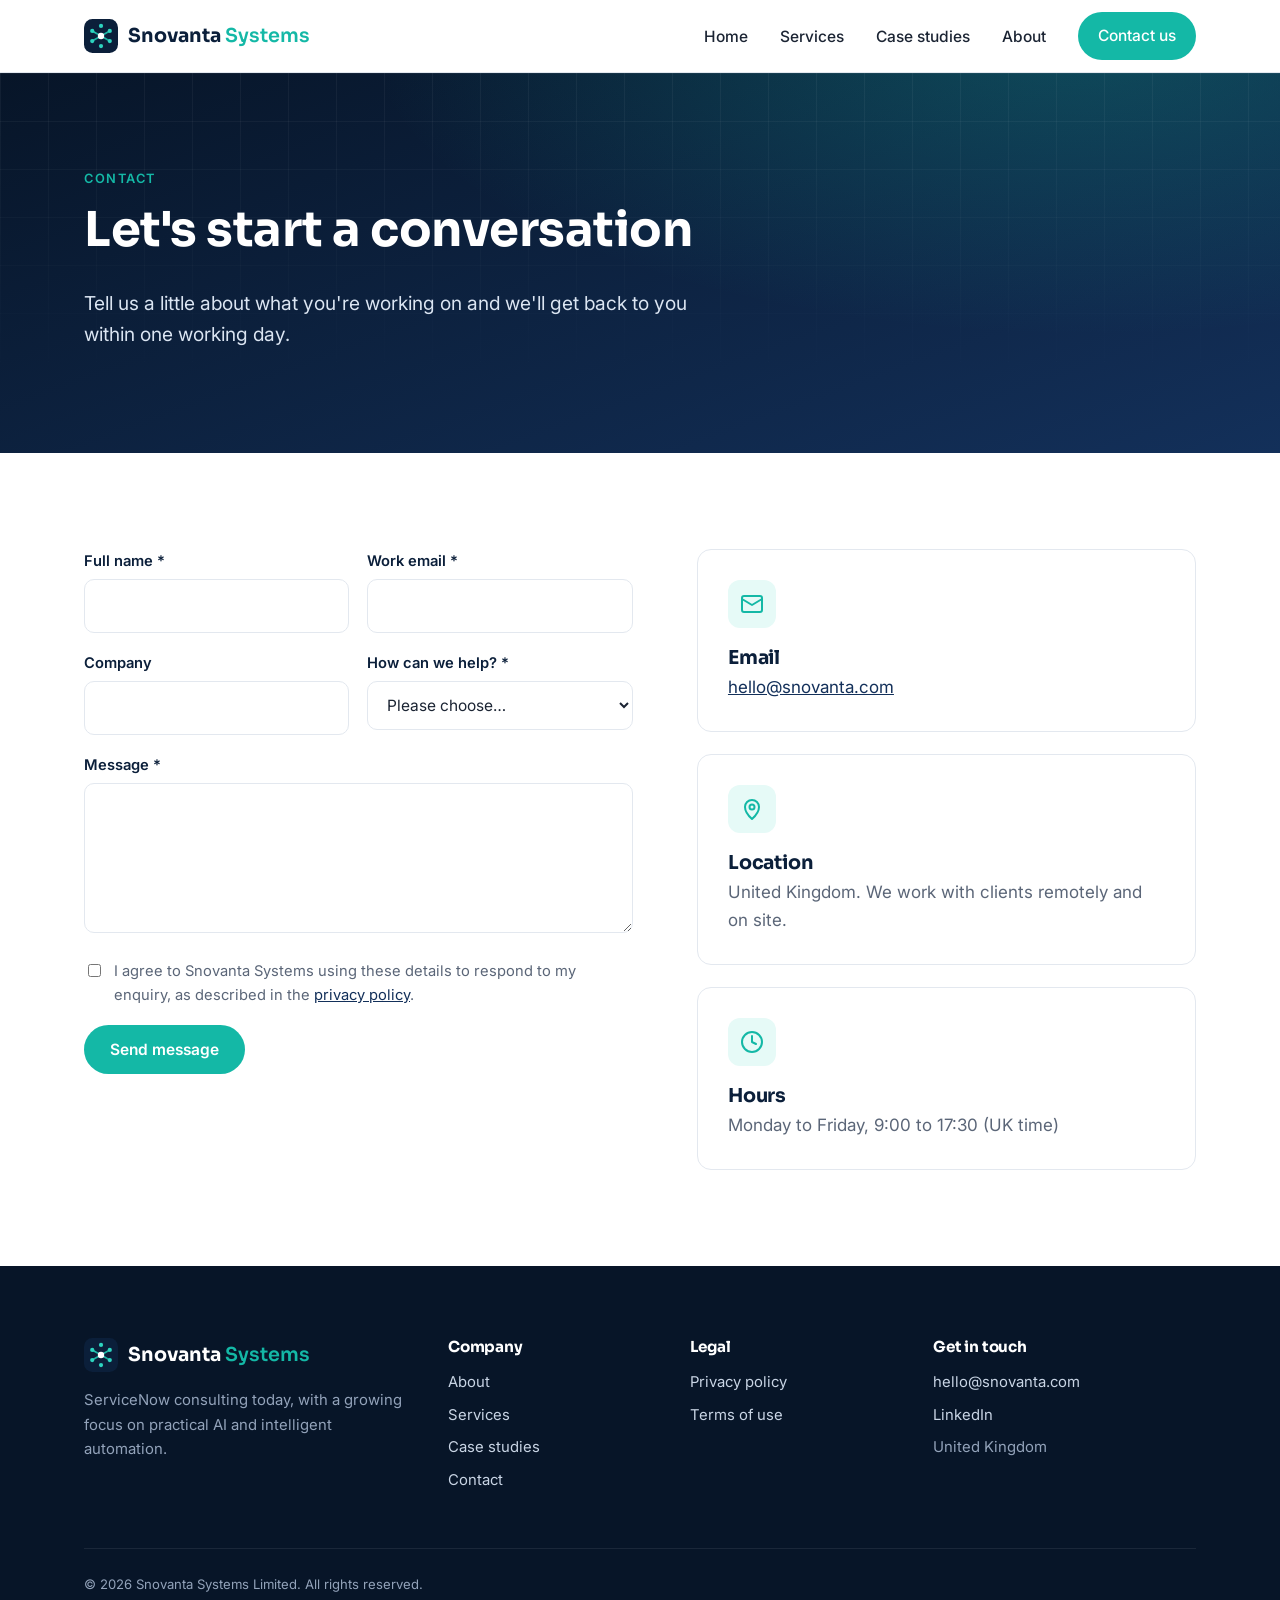
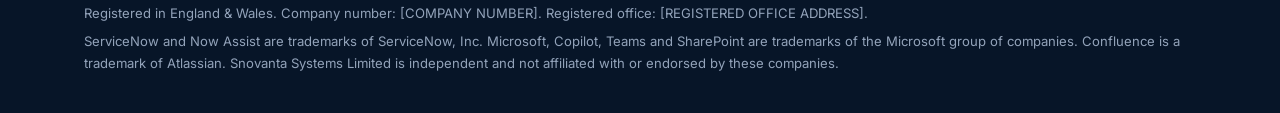
<file: contact.html>
<!DOCTYPE html>
<html lang="en-GB">
<head>
  <meta charset="UTF-8">
  <meta name="viewport" content="width=device-width, initial-scale=1.0">
  <title>Contact | Snovanta Systems</title>
  <meta name="description" content="Get in touch with Snovanta Systems about ServiceNow consulting, integrations or AI and automation.">
  <link rel="canonical" href="https://snovanta.com/contact">
  <!-- Social sharing preview -->
  <meta property="og:type" content="website">
  <meta property="og:site_name" content="Snovanta Systems">
  <meta property="og:title" content="Contact | Snovanta Systems">
  <meta property="og:description" content="Get in touch with Snovanta Systems about ServiceNow consulting, integrations or AI and automation.">
  <meta property="og:url" content="https://snovanta.com/contact">
  <link rel="icon" href="assets/images/logo.svg" type="image/svg+xml">
  <link rel="preconnect" href="https://fonts.googleapis.com">
  <link rel="preconnect" href="https://fonts.gstatic.com" crossorigin>
  <link href="https://fonts.googleapis.com/css2?family=Inter:wght@400;500;600&family=Sora:wght@600;700;800&display=swap" rel="stylesheet">
  <link rel="stylesheet" href="assets/css/style.css">
</head>
<body>
  <a class="skip-link" href="#main">Skip to content</a>
  <!-- ============ HEADER (same on every page) ============ -->
  <header class="site-header">
    <div class="container site-header__inner">
      <a class="brand" href="index.html" aria-label="Snovanta Systems home">
        <img src="assets/images/logo.svg" alt="" width="34" height="34">
        <span class="brand__name">Snovanta <span>Systems</span></span>
      </a>
      <button class="nav-toggle" aria-label="Open menu" aria-expanded="false" aria-controls="site-nav">
        <span></span><span></span><span></span>
      </button>
      <nav class="nav" id="site-nav" aria-label="Main">
        <ul>
          <li><a href="index.html">Home</a></li>
          <li><a href="services.html">Services</a></li>
          <li><a href="case-studies.html">Case studies</a></li>
          <li><a href="about.html">About</a></li>
          <li><a class="btn btn--primary btn--small" href="contact.html">Contact us</a></li>
        </ul>
      </nav>
    </div>
  </header>
  <main id="main">
    <section class="hero hero--page">
      <div class="container">
        <span class="eyebrow">Contact</span>
        <h1>Let's start a conversation</h1>
        <p>Tell us a little about what you're working on and we'll get back to you within one working day.</p>
      </div>
    </section>
    <section class="section">
      <div class="container split" style="align-items:start;">
        <!-- Form sends via Web3Forms. Paste your free access key below (see README). -->
        <form id="contact-form" class="form" action="https://api.web3forms.com/submit" method="POST" data-email="hello@snovanta.com">
          <input type="hidden" name="access_key" value="25f6116d-52e9-4ee2-9b33-436a1fe18ebf">
          <input type="hidden" name="subject" value="New enquiry from snovanta.com">
          <input type="hidden" name="from_name" value="Snovanta website">
          <input type="checkbox" name="botcheck" class="hidden" tabindex="-1" autocomplete="off">
          <div class="form__row">
            <div><label for="name">Full name *</label><input id="name" name="name" type="text" autocomplete="name" required></div>
            <div><label for="email">Work email *</label><input id="email" name="email" type="email" autocomplete="email" required></div>
          </div>
          <div class="form__row">
            <div><label for="company">Company</label><input id="company" name="company" type="text" autocomplete="organization"></div>
            <div><label for="topic">How can we help? *</label>
              <select id="topic" name="topic" required>
                <option value="">Please choose…</option>
                <option>ServiceNow implementation</option>
                <option>ITSM / process improvement</option>
                <option>Custom apps &amp; workflows</option>
                <option>Integrations</option>
                <option>Health check / upgrade</option>
                <option>AI &amp; automation</option>
                <option>Something else</option>
              </select>
            </div>
          </div>
          <div><label for="message">Message *</label><textarea id="message" name="message" required></textarea></div>
          <div class="form__consent">
            <input id="consent" name="consent" type="checkbox" required>
            <label for="consent">I agree to Snovanta Systems using these details to respond to my enquiry, as described in the <a href="privacy.html">privacy policy</a>.</label>
          </div>
          <div><button class="btn btn--primary" type="submit">Send message</button></div>
          <p class="form__status" role="status" aria-live="polite"></p>
        </form>
        <aside class="contact-info">
          <div class="card"><div class="card__icon" aria-hidden="true"><svg viewBox="0 0 24 24" fill="none" stroke="currentColor" stroke-width="2" stroke-linecap="round" stroke-linejoin="round"><rect x="2" y="4" width="20" height="16" rx="2"/><path d="m22 7-10 6L2 7"/></svg></div><h3>Email</h3><p><a href="mailto:hello@snovanta.com">hello@snovanta.com</a></p></div>
          <div class="card"><div class="card__icon" aria-hidden="true"><svg viewBox="0 0 24 24" fill="none" stroke="currentColor" stroke-width="2" stroke-linecap="round" stroke-linejoin="round"><path d="M12 22s7-6.2 7-12a7 7 0 1 0-14 0c0 5.8 7 12 7 12z"/><circle cx="12" cy="10" r="2.5"/></svg></div><h3>Location</h3><p>United Kingdom. We work with clients remotely and on site.</p></div>
          <div class="card"><div class="card__icon" aria-hidden="true"><svg viewBox="0 0 24 24" fill="none" stroke="currentColor" stroke-width="2" stroke-linecap="round" stroke-linejoin="round"><circle cx="12" cy="12" r="10"/><path d="M12 6v6l4 2"/></svg></div><h3>Hours</h3><p>Monday to Friday, 9:00 to 17:30 (UK time)</p></div>
        </aside>
      </div>
    </section>
  </main>
  <!-- ============ FOOTER (same on every page) ============ -->
  <footer class="site-footer">
    <div class="container">
      <div class="footer-grid">
        <div>
          <a class="brand" href="index.html">
            <img src="assets/images/logo.svg" alt="" width="34" height="34">
            <span class="brand__name">Snovanta <span>Systems</span></span>
          </a>
          <p style="margin-top:16px;max-width:320px;">ServiceNow consulting today, with a growing focus on practical AI and intelligent automation.</p>
        </div>
        <div>
          <h4>Company</h4>
          <ul>
            <li><a href="about.html">About</a></li>
            <li><a href="services.html">Services</a></li>
            <li><a href="case-studies.html">Case studies</a></li>
            <li><a href="contact.html">Contact</a></li>
          </ul>
        </div>
        <div>
          <h4>Legal</h4>
          <ul>
            <li><a href="privacy.html">Privacy policy</a></li>
            <li><a href="terms.html">Terms of use</a></li>
          </ul>
        </div>
        <div>
          <h4>Get in touch</h4>
          <ul>
            <li><a href="mailto:hello@snovanta.com">hello@snovanta.com</a></li>
            <li><a href="https://www.linkedin.com/in/YOUR-PROFILE" rel="noopener">LinkedIn</a></li>
            <li>United Kingdom</li>
          </ul>
        </div>
      </div>
      <div class="footer-legal">
        <!-- TODO: add your Companies House details below (legally required on UK company websites) -->
        <p>&copy; <span data-year>2026</span> Snovanta Systems Limited. All rights reserved.</p>
        <p>Registered in England &amp; Wales. Company number: [COMPANY NUMBER]. Registered office: [REGISTERED OFFICE ADDRESS].</p>
        <p>ServiceNow and Now Assist are trademarks of ServiceNow, Inc. Microsoft, Copilot, Teams and SharePoint are trademarks of the Microsoft group of companies. Confluence is a trademark of Atlassian. Snovanta Systems Limited is independent and not affiliated with or endorsed by these companies.</p>
      </div>
    </div>
  </footer>
  <script src="assets/js/main.js"></script>
</body>
</html>
</file>
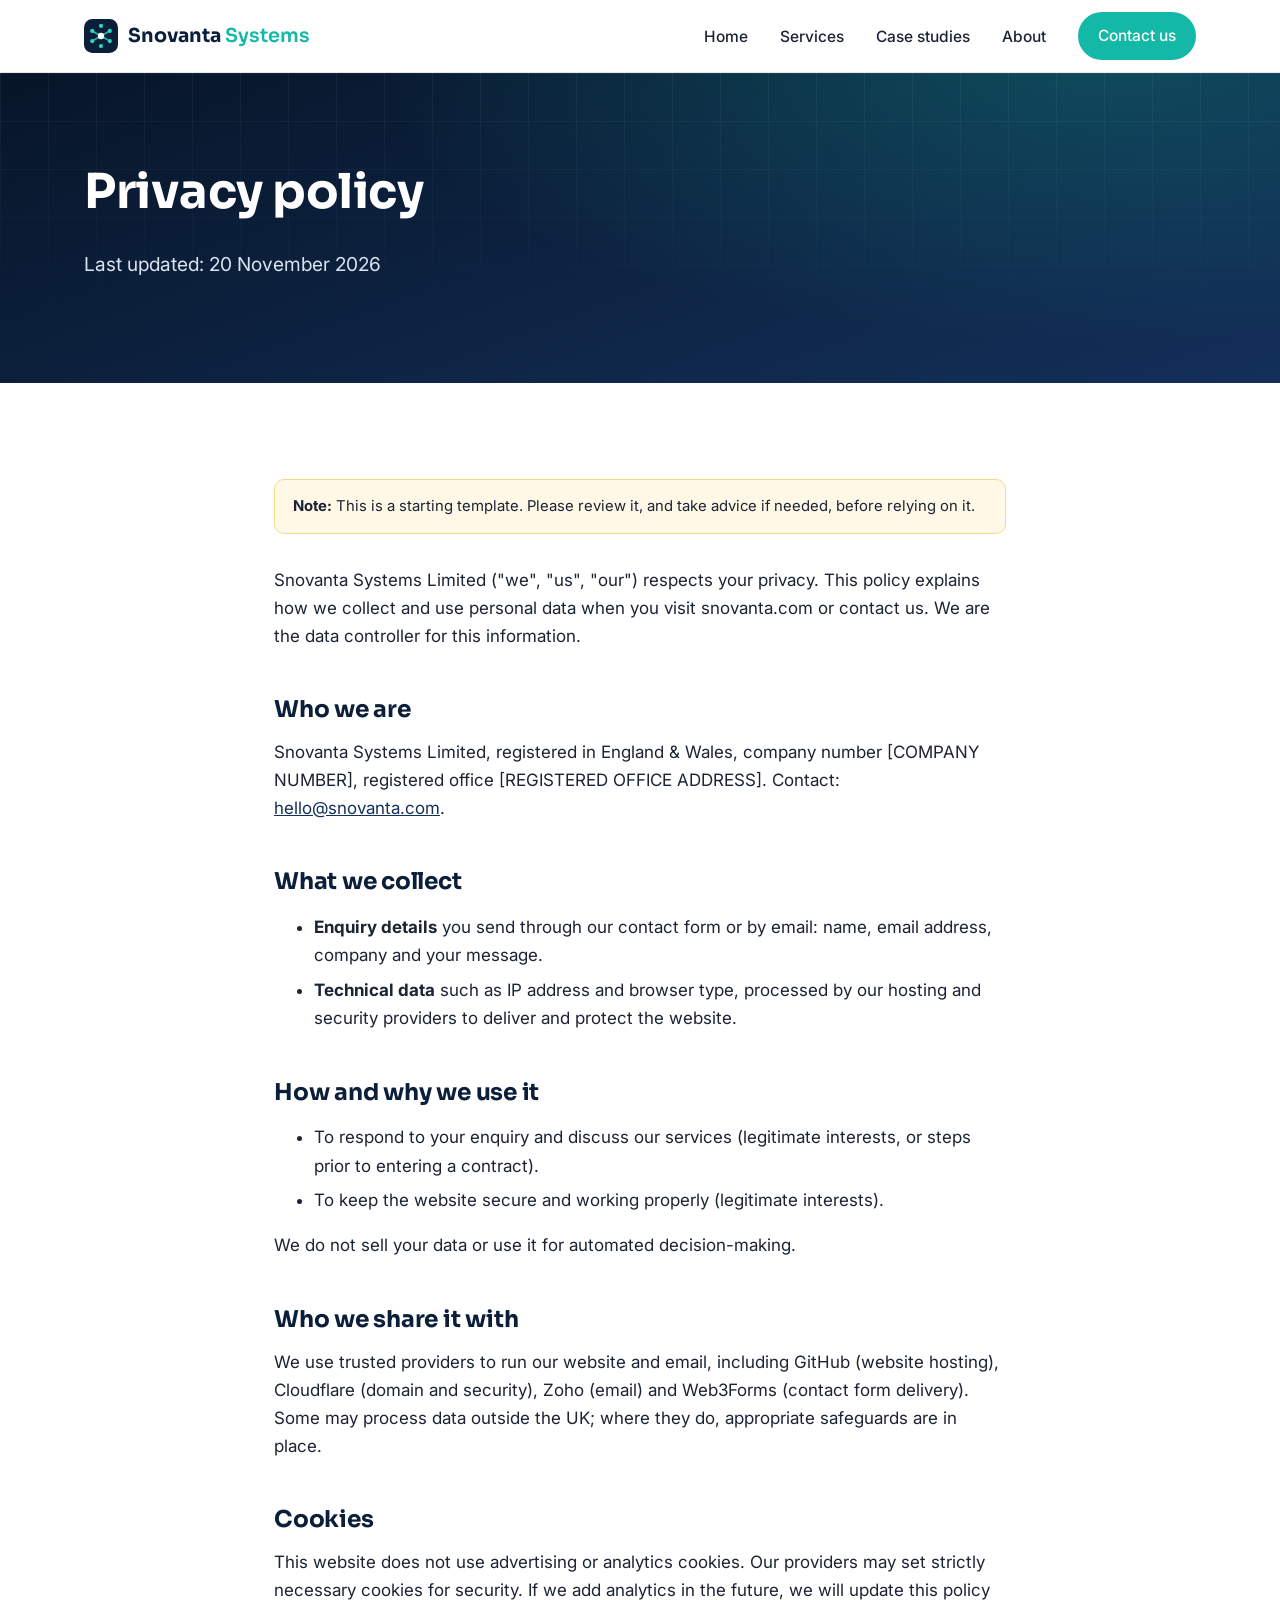
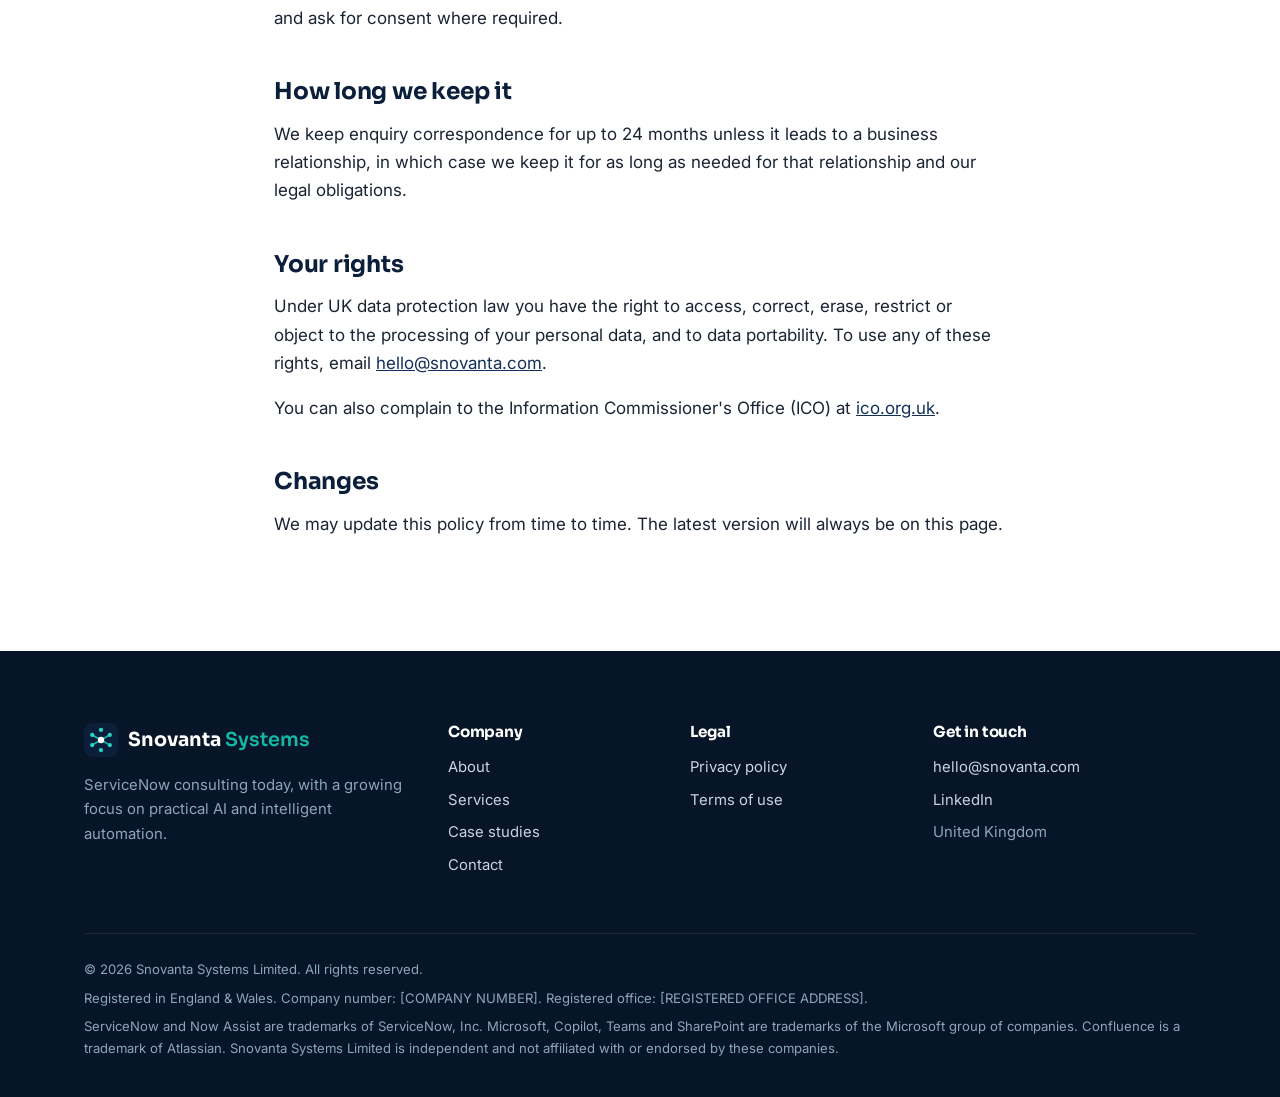
<file: privacy.html>
<!DOCTYPE html>
<html lang="en-GB">
<head>
  <meta charset="UTF-8">
  <meta name="viewport" content="width=device-width, initial-scale=1.0">
  <title>Privacy Policy | Snovanta Systems</title>
  <meta name="description" content="How Snovanta Systems Limited collects and uses personal data.">
  <link rel="canonical" href="https://snovanta.com/privacy">
  <!-- Social sharing preview -->
  <meta property="og:type" content="website">
  <meta property="og:site_name" content="Snovanta Systems">
  <meta property="og:title" content="Privacy Policy | Snovanta Systems">
  <meta property="og:description" content="How Snovanta Systems Limited collects and uses personal data.">
  <meta property="og:url" content="https://snovanta.com/privacy">
  <link rel="icon" href="assets/images/logo.svg" type="image/svg+xml">
  <link rel="preconnect" href="https://fonts.googleapis.com">
  <link rel="preconnect" href="https://fonts.gstatic.com" crossorigin>
  <link href="https://fonts.googleapis.com/css2?family=Inter:wght@400;500;600&family=Sora:wght@600;700;800&display=swap" rel="stylesheet">
  <link rel="stylesheet" href="assets/css/style.css">
</head>
<body>
  <a class="skip-link" href="#main">Skip to content</a>
  <!-- ============ HEADER (same on every page) ============ -->
  <header class="site-header">
    <div class="container site-header__inner">
      <a class="brand" href="index.html" aria-label="Snovanta Systems home">
        <img src="assets/images/logo.svg" alt="" width="34" height="34">
        <span class="brand__name">Snovanta <span>Systems</span></span>
      </a>
      <button class="nav-toggle" aria-label="Open menu" aria-expanded="false" aria-controls="site-nav">
        <span></span><span></span><span></span>
      </button>
      <nav class="nav" id="site-nav" aria-label="Main">
        <ul>
          <li><a href="index.html">Home</a></li>
          <li><a href="services.html">Services</a></li>
          <li><a href="case-studies.html">Case studies</a></li>
          <li><a href="about.html">About</a></li>
          <li><a class="btn btn--primary btn--small" href="contact.html">Contact us</a></li>
        </ul>
      </nav>
    </div>
  </header>
  <main id="main">
    <section class="hero hero--page">
      <div class="container"><h1>Privacy policy</h1><p>Last updated: 20 November 2026</p></div>
    </section>
    <section class="section">
      <div class="container prose">
        <div class="notice"><strong>Note:</strong> This is a starting template. Please review it, and take advice if needed, before relying on it.</div>
        <p>Snovanta Systems Limited ("we", "us", "our") respects your privacy. This policy explains how we collect and use personal data when you visit snovanta.com or contact us. We are the data controller for this information.</p>
        <h2>Who we are</h2>
        <p>Snovanta Systems Limited, registered in England &amp; Wales, company number [COMPANY NUMBER], registered office [REGISTERED OFFICE ADDRESS]. Contact: <a href="mailto:hello@snovanta.com">hello@snovanta.com</a>.</p>
        <h2>What we collect</h2>
        <ul>
          <li><strong>Enquiry details</strong> you send through our contact form or by email: name, email address, company and your message.</li>
          <li><strong>Technical data</strong> such as IP address and browser type, processed by our hosting and security providers to deliver and protect the website.</li>
        </ul>
        <h2>How and why we use it</h2>
        <ul>
          <li>To respond to your enquiry and discuss our services (legitimate interests, or steps prior to entering a contract).</li>
          <li>To keep the website secure and working properly (legitimate interests).</li>
        </ul>
        <p>We do not sell your data or use it for automated decision-making.</p>
        <h2>Who we share it with</h2>
        <p>We use trusted providers to run our website and email, including GitHub (website hosting), Cloudflare (domain and security), Zoho (email) and Web3Forms (contact form delivery). Some may process data outside the UK; where they do, appropriate safeguards are in place.</p>
        <h2>Cookies</h2>
        <p>This website does not use advertising or analytics cookies. Our providers may set strictly necessary cookies for security. If we add analytics in the future, we will update this policy and ask for consent where required.</p>
        <h2>How long we keep it</h2>
        <p>We keep enquiry correspondence for up to 24 months unless it leads to a business relationship, in which case we keep it for as long as needed for that relationship and our legal obligations.</p>
        <h2>Your rights</h2>
        <p>Under UK data protection law you have the right to access, correct, erase, restrict or object to the processing of your personal data, and to data portability. To use any of these rights, email <a href="mailto:hello@snovanta.com">hello@snovanta.com</a>.</p>
        <p>You can also complain to the Information Commissioner's Office (ICO) at <a href="https://ico.org.uk" rel="noopener">ico.org.uk</a>.</p>
        <h2>Changes</h2>
        <p>We may update this policy from time to time. The latest version will always be on this page.</p>
      </div>
    </section>
  </main>
  <!-- ============ FOOTER (same on every page) ============ -->
  <footer class="site-footer">
    <div class="container">
      <div class="footer-grid">
        <div>
          <a class="brand" href="index.html">
            <img src="assets/images/logo.svg" alt="" width="34" height="34">
            <span class="brand__name">Snovanta <span>Systems</span></span>
          </a>
          <p style="margin-top:16px;max-width:320px;">ServiceNow consulting today, with a growing focus on practical AI and intelligent automation.</p>
        </div>
        <div>
          <h4>Company</h4>
          <ul>
            <li><a href="about.html">About</a></li>
            <li><a href="services.html">Services</a></li>
            <li><a href="case-studies.html">Case studies</a></li>
            <li><a href="contact.html">Contact</a></li>
          </ul>
        </div>
        <div>
          <h4>Legal</h4>
          <ul>
            <li><a href="privacy.html">Privacy policy</a></li>
            <li><a href="terms.html">Terms of use</a></li>
          </ul>
        </div>
        <div>
          <h4>Get in touch</h4>
          <ul>
            <li><a href="mailto:hello@snovanta.com">hello@snovanta.com</a></li>
            <li><a href="https://www.linkedin.com/in/YOUR-PROFILE" rel="noopener">LinkedIn</a></li>
            <li>United Kingdom</li>
          </ul>
        </div>
      </div>
      <div class="footer-legal">
        <!-- TODO: add your Companies House details below (legally required on UK company websites) -->
        <p>&copy; <span data-year>2026</span> Snovanta Systems Limited. All rights reserved.</p>
        <p>Registered in England &amp; Wales. Company number: [COMPANY NUMBER]. Registered office: [REGISTERED OFFICE ADDRESS].</p>
        <p>ServiceNow and Now Assist are trademarks of ServiceNow, Inc. Microsoft, Copilot, Teams and SharePoint are trademarks of the Microsoft group of companies. Confluence is a trademark of Atlassian. Snovanta Systems Limited is independent and not affiliated with or endorsed by these companies.</p>
      </div>
    </div>
  </footer>
  <script src="assets/js/main.js"></script>
</body>
</html>
</file>
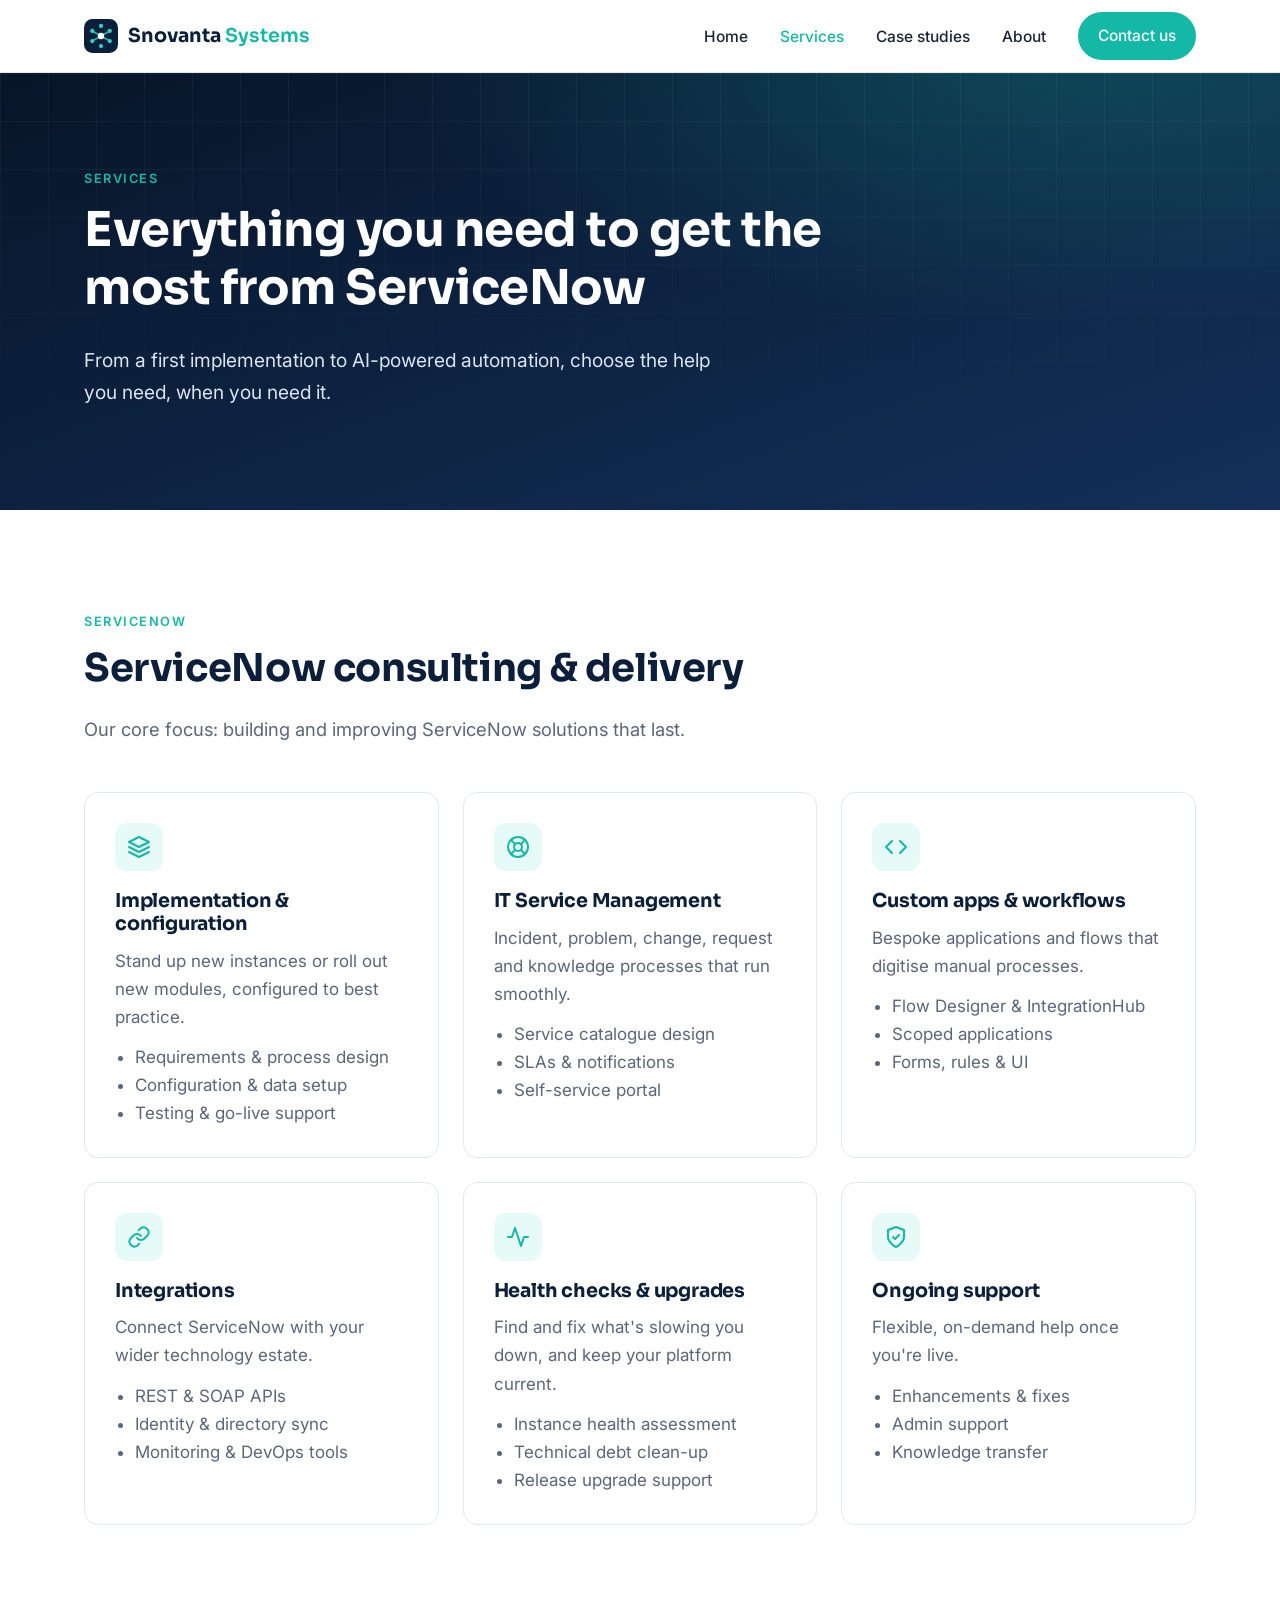
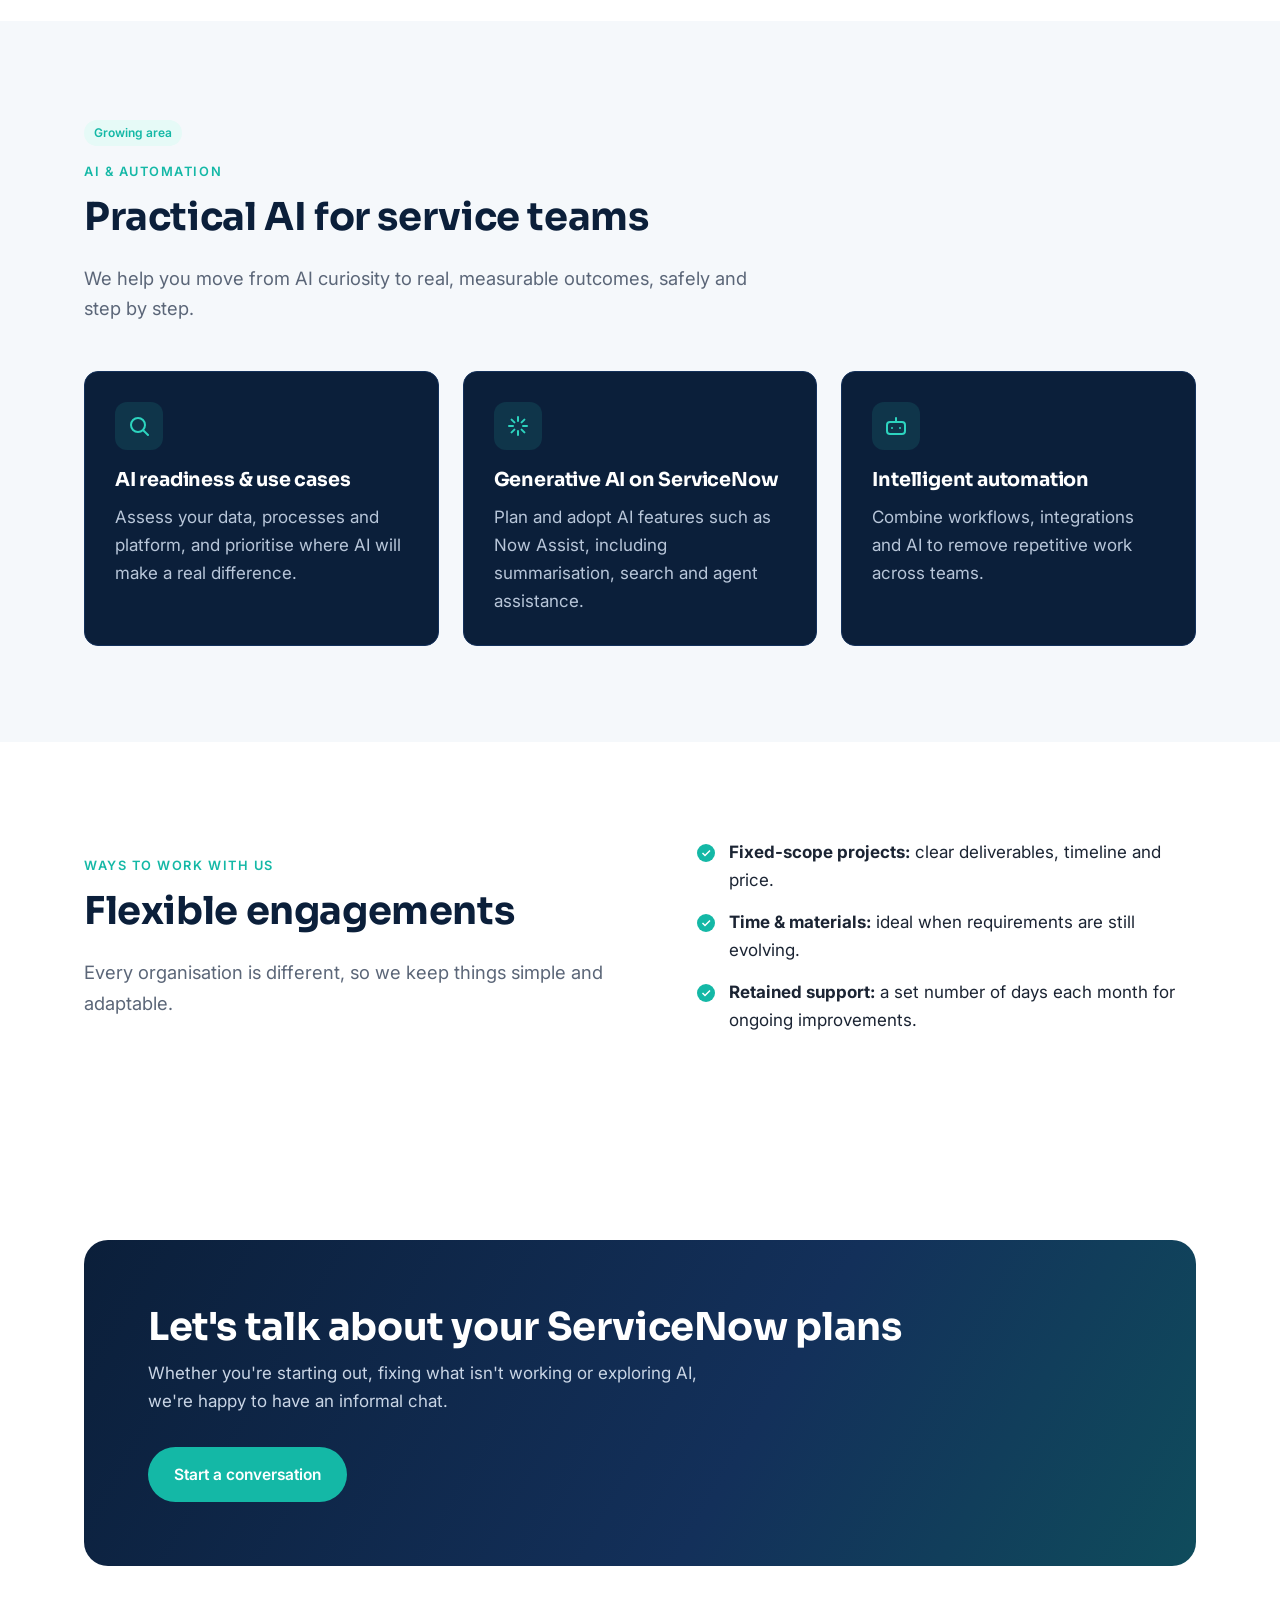
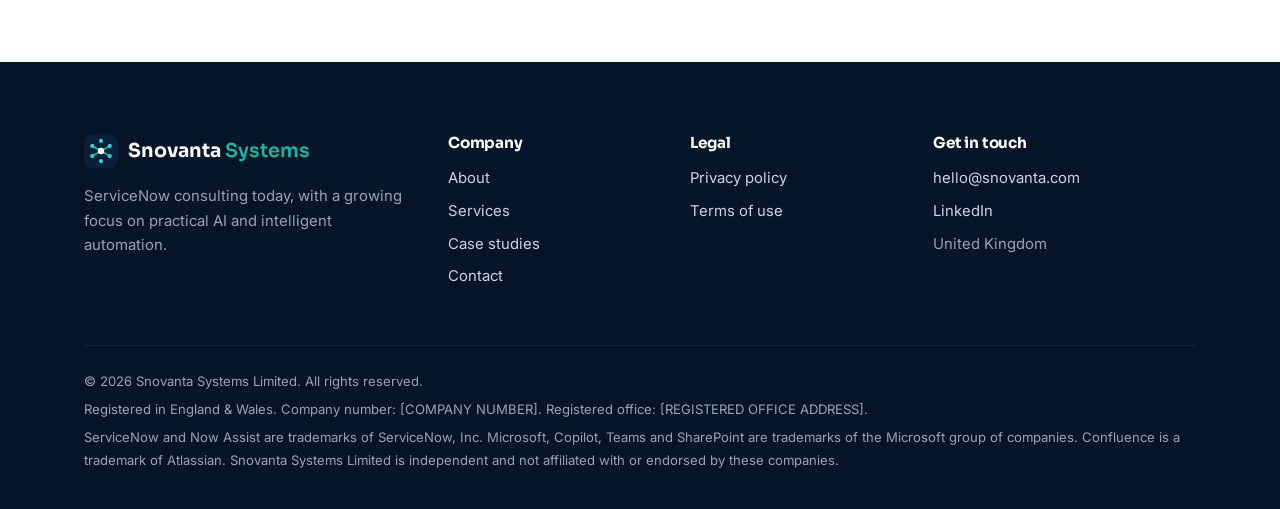
<file: services.html>
<!DOCTYPE html>
<html lang="en-GB">
<head>
  <meta charset="UTF-8">
  <meta name="viewport" content="width=device-width, initial-scale=1.0">
  <title>Services | Snovanta Systems</title>
  <meta name="description" content="ServiceNow implementation, ITSM, custom workflows, integrations, health checks and AI-powered automation from Snovanta Systems.">
  <link rel="canonical" href="https://snovanta.com/services">
  <!-- Social sharing preview -->
  <meta property="og:type" content="website">
  <meta property="og:site_name" content="Snovanta Systems">
  <meta property="og:title" content="Services | Snovanta Systems">
  <meta property="og:description" content="ServiceNow implementation, ITSM, custom workflows, integrations, health checks and AI-powered automation from Snovanta Systems.">
  <meta property="og:url" content="https://snovanta.com/services">
  <link rel="icon" href="assets/images/logo.svg" type="image/svg+xml">
  <link rel="preconnect" href="https://fonts.googleapis.com">
  <link rel="preconnect" href="https://fonts.gstatic.com" crossorigin>
  <link href="https://fonts.googleapis.com/css2?family=Inter:wght@400;500;600&family=Sora:wght@600;700;800&display=swap" rel="stylesheet">
  <link rel="stylesheet" href="assets/css/style.css">
</head>
<body>
  <a class="skip-link" href="#main">Skip to content</a>
  <!-- ============ HEADER (same on every page) ============ -->
  <header class="site-header">
    <div class="container site-header__inner">
      <a class="brand" href="index.html" aria-label="Snovanta Systems home">
        <img src="assets/images/logo.svg" alt="" width="34" height="34">
        <span class="brand__name">Snovanta <span>Systems</span></span>
      </a>
      <button class="nav-toggle" aria-label="Open menu" aria-expanded="false" aria-controls="site-nav">
        <span></span><span></span><span></span>
      </button>
      <nav class="nav" id="site-nav" aria-label="Main">
        <ul>
          <li><a href="index.html">Home</a></li>
          <li><a href="services.html">Services</a></li>
          <li><a href="case-studies.html">Case studies</a></li>
          <li><a href="about.html">About</a></li>
          <li><a class="btn btn--primary btn--small" href="contact.html">Contact us</a></li>
        </ul>
      </nav>
    </div>
  </header>
  <main id="main">
    <section class="hero hero--page">
      <div class="container">
        <span class="eyebrow">Services</span>
        <h1>Everything you need to get the most from ServiceNow</h1>
        <p>From a first implementation to AI-powered automation, choose the help you need, when you need it.</p>
      </div>
    </section>
    <section class="section" id="servicenow">
      <div class="container">
        <div class="section__head">
          <span class="eyebrow">ServiceNow</span>
          <h2>ServiceNow consulting &amp; delivery</h2>
          <p class="lead">Our core focus: building and improving ServiceNow solutions that last.</p>
        </div>
        <div class="grid grid--3">
          <article class="card"><div class="card__icon" aria-hidden="true"><svg viewBox="0 0 24 24" fill="none" stroke="currentColor" stroke-width="2" stroke-linecap="round" stroke-linejoin="round"><path d="M12 2 2 7l10 5 10-5-10-5z"/><path d="m2 17 10 5 10-5"/><path d="m2 12 10 5 10-5"/></svg></div><h3>Implementation &amp; configuration</h3><p>Stand up new instances or roll out new modules, configured to best practice.</p>
            <ul><li>Requirements &amp; process design</li><li>Configuration &amp; data setup</li><li>Testing &amp; go-live support</li></ul></article>
          <article class="card"><div class="card__icon" aria-hidden="true"><svg viewBox="0 0 24 24" fill="none" stroke="currentColor" stroke-width="2" stroke-linecap="round" stroke-linejoin="round"><circle cx="12" cy="12" r="10"/><circle cx="12" cy="12" r="4"/><path d="m4.9 4.9 4.3 4.3M14.8 14.8l4.3 4.3M14.8 9.2l4.3-4.3M4.9 19.1l4.3-4.3"/></svg></div><h3>IT Service Management</h3><p>Incident, problem, change, request and knowledge processes that run smoothly.</p>
            <ul><li>Service catalogue design</li><li>SLAs &amp; notifications</li><li>Self-service portal</li></ul></article>
          <article class="card"><div class="card__icon" aria-hidden="true"><svg viewBox="0 0 24 24" fill="none" stroke="currentColor" stroke-width="2" stroke-linecap="round" stroke-linejoin="round"><path d="m16 18 6-6-6-6"/><path d="m8 6-6 6 6 6"/></svg></div><h3>Custom apps &amp; workflows</h3><p>Bespoke applications and flows that digitise manual processes.</p>
            <ul><li>Flow Designer &amp; IntegrationHub</li><li>Scoped applications</li><li>Forms, rules &amp; UI</li></ul></article>
          <article class="card"><div class="card__icon" aria-hidden="true"><svg viewBox="0 0 24 24" fill="none" stroke="currentColor" stroke-width="2" stroke-linecap="round" stroke-linejoin="round"><path d="M10 13a5 5 0 0 0 7.5.5l3-3a5 5 0 0 0-7-7l-1.7 1.7"/><path d="M14 11a5 5 0 0 0-7.5-.5l-3 3a5 5 0 0 0 7 7l1.7-1.7"/></svg></div><h3>Integrations</h3><p>Connect ServiceNow with your wider technology estate.</p>
            <ul><li>REST &amp; SOAP APIs</li><li>Identity &amp; directory sync</li><li>Monitoring &amp; DevOps tools</li></ul></article>
          <article class="card"><div class="card__icon" aria-hidden="true"><svg viewBox="0 0 24 24" fill="none" stroke="currentColor" stroke-width="2" stroke-linecap="round" stroke-linejoin="round"><path d="M22 12h-4l-3 9L9 3l-3 9H2"/></svg></div><h3>Health checks &amp; upgrades</h3><p>Find and fix what's slowing you down, and keep your platform current.</p>
            <ul><li>Instance health assessment</li><li>Technical debt clean-up</li><li>Release upgrade support</li></ul></article>
          <article class="card"><div class="card__icon" aria-hidden="true"><svg viewBox="0 0 24 24" fill="none" stroke="currentColor" stroke-width="2" stroke-linecap="round" stroke-linejoin="round"><path d="M12 22s8-4 8-10V5l-8-3-8 3v7c0 6 8 10 8 10z"/><path d="m9 12 2 2 4-4"/></svg></div><h3>Ongoing support</h3><p>Flexible, on-demand help once you're live.</p>
            <ul><li>Enhancements &amp; fixes</li><li>Admin support</li><li>Knowledge transfer</li></ul></article>
        </div>
      </div>
    </section>
    <section class="section section--soft" id="ai">
      <div class="container">
        <div class="section__head">
          <span class="tag">Growing area</span><br>
          <span class="eyebrow">AI &amp; automation</span>
          <h2>Practical AI for service teams</h2>
          <p class="lead">We help you move from AI curiosity to real, measurable outcomes, safely and step by step.</p>
        </div>
        <div class="grid grid--3">
          <article class="card card--dark"><div class="card__icon" aria-hidden="true"><svg viewBox="0 0 24 24" fill="none" stroke="currentColor" stroke-width="2" stroke-linecap="round" stroke-linejoin="round"><circle cx="11" cy="11" r="7"/><path d="m21 21-4.3-4.3"/></svg></div><h3>AI readiness &amp; use cases</h3><p>Assess your data, processes and platform, and prioritise where AI will make a real difference.</p></article>
          <article class="card card--dark"><div class="card__icon" aria-hidden="true"><svg viewBox="0 0 24 24" fill="none" stroke="currentColor" stroke-width="2" stroke-linecap="round" stroke-linejoin="round"><path d="M12 3v4M12 17v4M3 12h4M17 12h4M5.6 5.6l2.8 2.8M15.6 15.6l2.8 2.8M5.6 18.4l2.8-2.8M15.6 8.4l2.8-2.8"/></svg></div><h3>Generative AI on ServiceNow</h3><p>Plan and adopt AI features such as Now Assist, including summarisation, search and agent assistance.</p></article>
          <article class="card card--dark"><div class="card__icon" aria-hidden="true"><svg viewBox="0 0 24 24" fill="none" stroke="currentColor" stroke-width="2" stroke-linecap="round" stroke-linejoin="round"><rect x="3" y="8" width="18" height="12" rx="3"/><path d="M12 8V4M8 14h.01M16 14h.01"/></svg></div><h3>Intelligent automation</h3><p>Combine workflows, integrations and AI to remove repetitive work across teams.</p></article>
        </div>
      </div>
    </section>
    <section class="section">
      <div class="container split">
        <div>
          <span class="eyebrow">Ways to work with us</span>
          <h2>Flexible engagements</h2>
          <p class="lead">Every organisation is different, so we keep things simple and adaptable.</p>
        </div>
        <ul class="checklist">
          <li><strong>Fixed-scope projects:</strong> clear deliverables, timeline and price.</li>
          <li><strong>Time &amp; materials:</strong> ideal when requirements are still evolving.</li>
          <li><strong>Retained support:</strong> a set number of days each month for ongoing improvements.</li>
        </ul>
      </div>
    </section>
    <section class="section">
      <div class="container">
        <div class="cta">
          <div>
            <h2>Let's talk about your ServiceNow plans</h2>
            <p>Whether you're starting out, fixing what isn't working or exploring AI, we're happy to have an informal chat.</p>
          </div>
          <a class="btn btn--primary" href="contact.html">Start a conversation</a>
        </div>
      </div>
    </section>
  </main>
  <!-- ============ FOOTER (same on every page) ============ -->
  <footer class="site-footer">
    <div class="container">
      <div class="footer-grid">
        <div>
          <a class="brand" href="index.html">
            <img src="assets/images/logo.svg" alt="" width="34" height="34">
            <span class="brand__name">Snovanta <span>Systems</span></span>
          </a>
          <p style="margin-top:16px;max-width:320px;">ServiceNow consulting today, with a growing focus on practical AI and intelligent automation.</p>
        </div>
        <div>
          <h4>Company</h4>
          <ul>
            <li><a href="about.html">About</a></li>
            <li><a href="services.html">Services</a></li>
            <li><a href="case-studies.html">Case studies</a></li>
            <li><a href="contact.html">Contact</a></li>
          </ul>
        </div>
        <div>
          <h4>Legal</h4>
          <ul>
            <li><a href="privacy.html">Privacy policy</a></li>
            <li><a href="terms.html">Terms of use</a></li>
          </ul>
        </div>
        <div>
          <h4>Get in touch</h4>
          <ul>
            <li><a href="mailto:hello@snovanta.com">hello@snovanta.com</a></li>
            <li><a href="https://www.linkedin.com/in/YOUR-PROFILE" rel="noopener">LinkedIn</a></li>
            <li>United Kingdom</li>
          </ul>
        </div>
      </div>
      <div class="footer-legal">
        <!-- TODO: add your Companies House details below (legally required on UK company websites) -->
        <p>&copy; <span data-year>2026</span> Snovanta Systems Limited. All rights reserved.</p>
        <p>Registered in England &amp; Wales. Company number: [COMPANY NUMBER]. Registered office: [REGISTERED OFFICE ADDRESS].</p>
        <p>ServiceNow and Now Assist are trademarks of ServiceNow, Inc. Microsoft, Copilot, Teams and SharePoint are trademarks of the Microsoft group of companies. Confluence is a trademark of Atlassian. Snovanta Systems Limited is independent and not affiliated with or endorsed by these companies.</p>
      </div>
    </div>
  </footer>
  <script src="assets/js/main.js"></script>
</body>
</html>
</file>
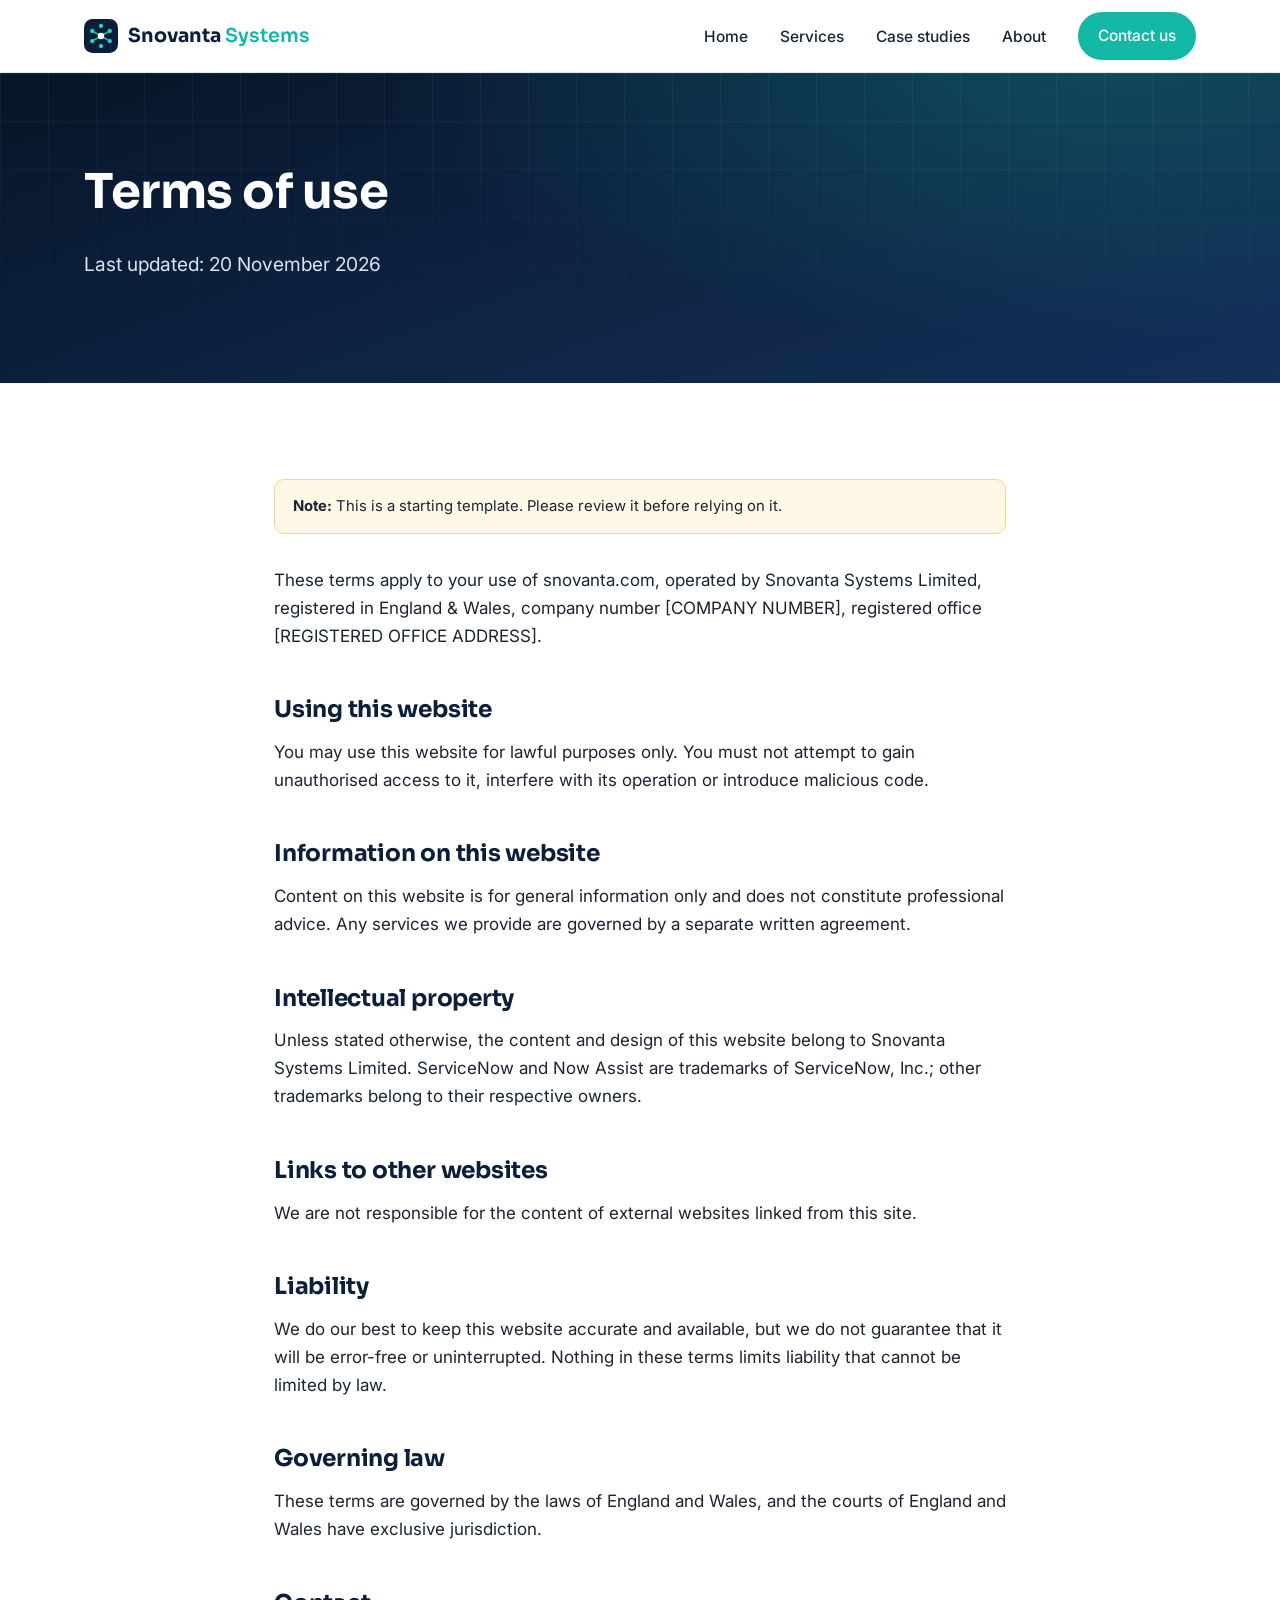
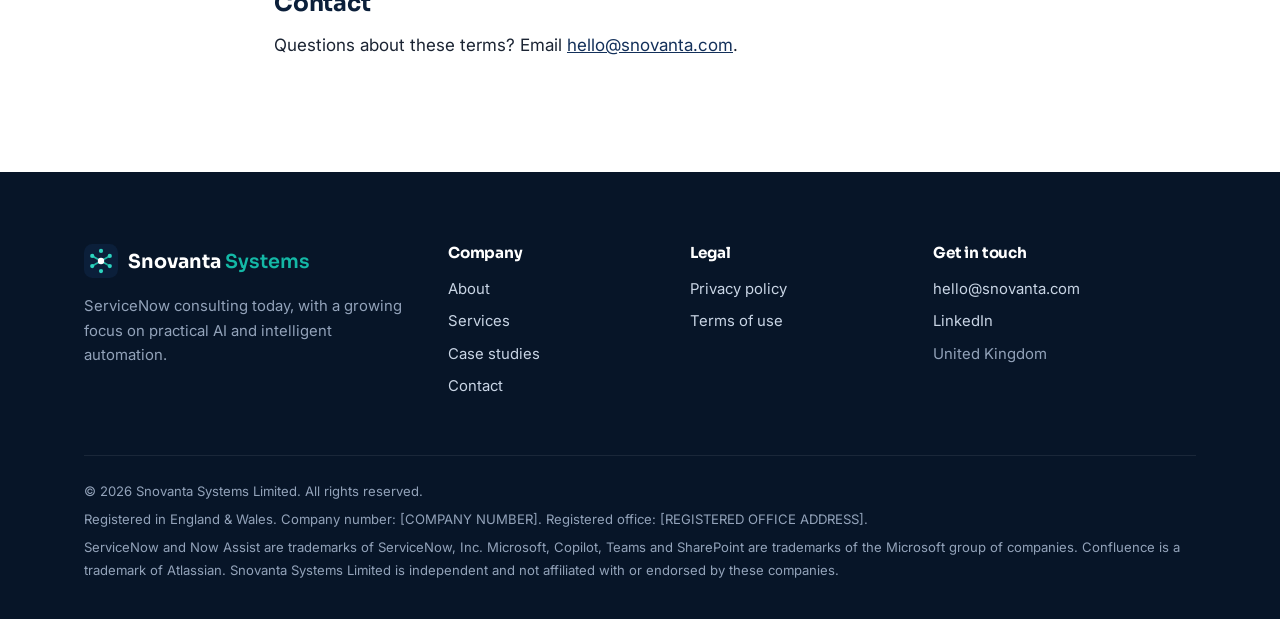
<file: terms.html>
<!DOCTYPE html>
<html lang="en-GB">
<head>
  <meta charset="UTF-8">
  <meta name="viewport" content="width=device-width, initial-scale=1.0">
  <title>Terms of Use | Snovanta Systems</title>
  <meta name="description" content="Terms of use for the Snovanta Systems website.">
  <link rel="canonical" href="https://snovanta.com/terms">
  <!-- Social sharing preview -->
  <meta property="og:type" content="website">
  <meta property="og:site_name" content="Snovanta Systems">
  <meta property="og:title" content="Terms of Use | Snovanta Systems">
  <meta property="og:description" content="Terms of use for the Snovanta Systems website.">
  <meta property="og:url" content="https://snovanta.com/terms">
  <link rel="icon" href="assets/images/logo.svg" type="image/svg+xml">
  <link rel="preconnect" href="https://fonts.googleapis.com">
  <link rel="preconnect" href="https://fonts.gstatic.com" crossorigin>
  <link href="https://fonts.googleapis.com/css2?family=Inter:wght@400;500;600&family=Sora:wght@600;700;800&display=swap" rel="stylesheet">
  <link rel="stylesheet" href="assets/css/style.css">
</head>
<body>
  <a class="skip-link" href="#main">Skip to content</a>
  <!-- ============ HEADER (same on every page) ============ -->
  <header class="site-header">
    <div class="container site-header__inner">
      <a class="brand" href="index.html" aria-label="Snovanta Systems home">
        <img src="assets/images/logo.svg" alt="" width="34" height="34">
        <span class="brand__name">Snovanta <span>Systems</span></span>
      </a>
      <button class="nav-toggle" aria-label="Open menu" aria-expanded="false" aria-controls="site-nav">
        <span></span><span></span><span></span>
      </button>
      <nav class="nav" id="site-nav" aria-label="Main">
        <ul>
          <li><a href="index.html">Home</a></li>
          <li><a href="services.html">Services</a></li>
          <li><a href="case-studies.html">Case studies</a></li>
          <li><a href="about.html">About</a></li>
          <li><a class="btn btn--primary btn--small" href="contact.html">Contact us</a></li>
        </ul>
      </nav>
    </div>
  </header>
  <main id="main">
    <section class="hero hero--page">
      <div class="container"><h1>Terms of use</h1><p>Last updated: 20 November 2026</p></div>
    </section>
    <section class="section">
      <div class="container prose">
        <div class="notice"><strong>Note:</strong> This is a starting template. Please review it before relying on it.</div>
        <p>These terms apply to your use of snovanta.com, operated by Snovanta Systems Limited, registered in England &amp; Wales, company number [COMPANY NUMBER], registered office [REGISTERED OFFICE ADDRESS].</p>
        <h2>Using this website</h2>
        <p>You may use this website for lawful purposes only. You must not attempt to gain unauthorised access to it, interfere with its operation or introduce malicious code.</p>
        <h2>Information on this website</h2>
        <p>Content on this website is for general information only and does not constitute professional advice. Any services we provide are governed by a separate written agreement.</p>
        <h2>Intellectual property</h2>
        <p>Unless stated otherwise, the content and design of this website belong to Snovanta Systems Limited. ServiceNow and Now Assist are trademarks of ServiceNow, Inc.; other trademarks belong to their respective owners.</p>
        <h2>Links to other websites</h2>
        <p>We are not responsible for the content of external websites linked from this site.</p>
        <h2>Liability</h2>
        <p>We do our best to keep this website accurate and available, but we do not guarantee that it will be error-free or uninterrupted. Nothing in these terms limits liability that cannot be limited by law.</p>
        <h2>Governing law</h2>
        <p>These terms are governed by the laws of England and Wales, and the courts of England and Wales have exclusive jurisdiction.</p>
        <h2>Contact</h2>
        <p>Questions about these terms? Email <a href="mailto:hello@snovanta.com">hello@snovanta.com</a>.</p>
      </div>
    </section>
  </main>
  <!-- ============ FOOTER (same on every page) ============ -->
  <footer class="site-footer">
    <div class="container">
      <div class="footer-grid">
        <div>
          <a class="brand" href="index.html">
            <img src="assets/images/logo.svg" alt="" width="34" height="34">
            <span class="brand__name">Snovanta <span>Systems</span></span>
          </a>
          <p style="margin-top:16px;max-width:320px;">ServiceNow consulting today, with a growing focus on practical AI and intelligent automation.</p>
        </div>
        <div>
          <h4>Company</h4>
          <ul>
            <li><a href="about.html">About</a></li>
            <li><a href="services.html">Services</a></li>
            <li><a href="case-studies.html">Case studies</a></li>
            <li><a href="contact.html">Contact</a></li>
          </ul>
        </div>
        <div>
          <h4>Legal</h4>
          <ul>
            <li><a href="privacy.html">Privacy policy</a></li>
            <li><a href="terms.html">Terms of use</a></li>
          </ul>
        </div>
        <div>
          <h4>Get in touch</h4>
          <ul>
            <li><a href="mailto:hello@snovanta.com">hello@snovanta.com</a></li>
            <li><a href="https://www.linkedin.com/in/YOUR-PROFILE" rel="noopener">LinkedIn</a></li>
            <li>United Kingdom</li>
          </ul>
        </div>
      </div>
      <div class="footer-legal">
        <!-- TODO: add your Companies House details below (legally required on UK company websites) -->
        <p>&copy; <span data-year>2026</span> Snovanta Systems Limited. All rights reserved.</p>
        <p>Registered in England &amp; Wales. Company number: [COMPANY NUMBER]. Registered office: [REGISTERED OFFICE ADDRESS].</p>
        <p>ServiceNow and Now Assist are trademarks of ServiceNow, Inc. Microsoft, Copilot, Teams and SharePoint are trademarks of the Microsoft group of companies. Confluence is a trademark of Atlassian. Snovanta Systems Limited is independent and not affiliated with or endorsed by these companies.</p>
      </div>
    </div>
  </footer>
  <script src="assets/js/main.js"></script>
</body>
</html>
</file>
<file: assets/css/style.css>
/* =========================================================
   Snovanta Systems Limited — main stylesheet
   1. Brand variables   2. Base   3. Layout helpers
   4. Header & nav      5. Buttons 6. Hero
   7. Sections & cards  8. Process steps  9. CTA band
   10. Forms           11. Legal pages     12. Footer
   13. 404             14. Responsive
   ========================================================= */

/* ---------- 1. Brand variables (change colours here) ---------- */
:root {
  --navy-900: #071528;
  --navy-800: #0b1f3a;
  --navy-700: #13305a;
  --teal-500: #14b8a6;
  --teal-400: #2dd4bf;
  --teal-50:  #e6faf7;
  --ink:      #1b2433;
  --muted:    #5b6678;
  --line:     #e3e8ef;
  --bg:       #ffffff;
  --bg-soft:  #f5f8fb;

  --font-head: "Sora", system-ui, sans-serif;
  --font-body: "Inter", system-ui, sans-serif;

  --radius: 14px;
  --shadow: 0 10px 30px rgba(11, 31, 58, 0.08);
  --max: 1160px;
}

/* ---------- 2. Base ---------- */
*, *::before, *::after { box-sizing: border-box; }
html { scroll-behavior: smooth; }
body {
  margin: 0;
  font-family: var(--font-body);
  font-size: 17px;
  line-height: 1.65;
  color: var(--ink);
  background: var(--bg);
  -webkit-font-smoothing: antialiased;
}
img, svg { max-width: 100%; display: block; }
a { color: var(--navy-700); }
a:hover { color: var(--teal-500); }
h1, h2, h3, h4 {
  font-family: var(--font-head);
  color: var(--navy-800);
  line-height: 1.2;
  margin: 0 0 0.6em;
  letter-spacing: -0.01em;
}
h1 { font-size: clamp(2.2rem, 5vw, 3.6rem); }
h2 { font-size: clamp(1.7rem, 3.2vw, 2.4rem); }
h3 { font-size: 1.2rem; }
p  { margin: 0 0 1em; }
.skip-link {
  position: absolute; left: -999px; top: 0;
  background: var(--teal-500); color: #fff; padding: 8px 14px; z-index: 100;
}
.skip-link:focus { left: 12px; top: 12px; }
:focus-visible { outline: 3px solid var(--teal-400); outline-offset: 2px; }

/* ---------- 3. Layout helpers ---------- */
.container { width: 100%; max-width: var(--max); margin: 0 auto; padding: 0 24px; }
.section { padding: 96px 0; }
.section--soft { background: var(--bg-soft); }
.section__head { max-width: 680px; margin-bottom: 48px; }
.section__head--center { text-align: center; margin-left: auto; margin-right: auto; }
.eyebrow {
  display: inline-block;
  font-size: 0.8rem; font-weight: 600; letter-spacing: 0.12em; text-transform: uppercase;
  color: var(--teal-500); margin-bottom: 12px;
}
.lead { font-size: 1.15rem; color: var(--muted); }
.grid { display: grid; gap: 24px; }
.grid--2 { grid-template-columns: repeat(2, 1fr); }
.grid--3 { grid-template-columns: repeat(3, 1fr); }
.grid--4 { grid-template-columns: repeat(4, 1fr); }

/* ---------- 4. Header & nav ---------- */
.site-header {
  position: sticky; top: 0; z-index: 50;
  background: rgba(255, 255, 255, 0.92);
  backdrop-filter: saturate(180%) blur(10px);
  border-bottom: 1px solid var(--line);
}
.site-header__inner { display: flex; align-items: center; justify-content: space-between; height: 72px; }
.brand { display: flex; align-items: center; gap: 10px; text-decoration: none; }
.brand img { width: 34px; height: 34px; }
.brand__name { font-family: var(--font-head); font-weight: 700; font-size: 1.2rem; color: var(--navy-800); }
.brand__name span { color: var(--teal-500); font-weight: 600; }
.nav ul { list-style: none; display: flex; align-items: center; gap: 32px; margin: 0; padding: 0; }
.nav a { text-decoration: none; color: var(--ink); font-weight: 500; font-size: 0.97rem; }
.nav a:hover, .nav a[aria-current="page"] { color: var(--teal-500); }
.nav ul a.btn, .nav ul a.btn:hover, .nav ul a.btn[aria-current="page"] { color: #fff; }
.nav-toggle {
  display: none; background: none; border: 0; cursor: pointer; padding: 8px;
}
.nav-toggle span { display: block; width: 24px; height: 2px; background: var(--navy-800); margin: 5px 0; transition: 0.25s; }

/* ---------- 5. Buttons ---------- */
.btn {
  display: inline-flex; align-items: center; gap: 8px;
  padding: 13px 24px; border-radius: 999px; border: 2px solid transparent;
  font-family: var(--font-body); font-weight: 600; font-size: 0.97rem;
  text-decoration: none; cursor: pointer; transition: 0.2s ease;
}
.btn--primary { background: var(--teal-500); color: #fff; }
.btn--primary:hover { background: var(--navy-800); color: #fff; }
.btn--ghost { border-color: rgba(255,255,255,0.4); color: #fff; }
.btn--ghost:hover { border-color: var(--teal-400); color: var(--teal-400); }
.btn--small { padding: 9px 18px; }
.btn-row { display: flex; flex-wrap: wrap; gap: 14px; }

/* ---------- 6. Hero ---------- */
.hero {
  position: relative; overflow: hidden;
  background: radial-gradient(1200px 500px at 85% -10%, rgba(20,184,166,0.28), transparent 60%),
              linear-gradient(160deg, var(--navy-900), var(--navy-700));
  color: #dbe5f2;
  padding: 120px 0 110px;
}
.hero::after {               /* subtle grid pattern */
  content: ""; position: absolute; inset: 0;
  background-image: linear-gradient(rgba(255,255,255,0.05) 1px, transparent 1px),
                    linear-gradient(90deg, rgba(255,255,255,0.05) 1px, transparent 1px);
  background-size: 48px 48px;
  mask-image: linear-gradient(to bottom, black, transparent 85%);
  pointer-events: none;
}
.hero .container { position: relative; z-index: 1; }
.hero h1 { color: #fff; max-width: 820px; }
.hero h1 em { font-style: normal; color: var(--teal-400); }
.hero p { font-size: 1.2rem; max-width: 640px; margin-bottom: 32px; }
.hero--page { padding: 90px 0 70px; }
.hero--page h1 { font-size: clamp(2rem, 4vw, 3rem); }

/* ---------- 7. Sections & cards ---------- */
.card {
  background: #fff; border: 1px solid var(--line); border-radius: var(--radius);
  padding: 30px; transition: 0.25s ease;
}
.card:hover { transform: translateY(-4px); box-shadow: var(--shadow); border-color: transparent; }
.card p { color: var(--muted); margin: 0; }
.card ul { color: var(--muted); padding-left: 20px; margin: 12px 0 0; }
.card__icon {
  width: 48px; height: 48px; border-radius: 12px; margin-bottom: 18px;
  display: grid; place-items: center;
  background: var(--teal-50); color: var(--teal-500);
}
.card__icon svg { width: 24px; height: 24px; }
.card--dark { background: var(--navy-800); border-color: var(--navy-700); }
.card--dark h3 { color: #fff; }
.card--dark p { color: #b8c6d9; }
.card--dark .card__icon { background: rgba(45,212,191,0.12); color: var(--teal-400); }
.tag {
  display: inline-block; font-size: 0.75rem; font-weight: 600;
  padding: 3px 10px; border-radius: 999px;
  background: var(--teal-50); color: var(--teal-500); margin-bottom: 10px;
}
.split { display: grid; grid-template-columns: 1.1fr 1fr; gap: 64px; align-items: center; }
.checklist { list-style: none; padding: 0; margin: 0; }
.checklist li { position: relative; padding-left: 32px; margin-bottom: 14px; }
.checklist li::before {
  content: ""; position: absolute; left: 0; top: 6px; width: 18px; height: 18px; border-radius: 50%;
  background: var(--teal-500) url("data:image/svg+xml,%3Csvg xmlns='http://www.w3.org/2000/svg' viewBox='0 0 24 24' fill='none' stroke='white' stroke-width='3'%3E%3Cpath d='M5 12l5 5L20 7'/%3E%3C/svg%3E") center/12px no-repeat;
}
.panel {
  background: linear-gradient(160deg, var(--navy-800), var(--navy-700));
  border-radius: 20px; padding: 40px; color: #c9d5e5;
}
.panel h3 { color: #fff; }
.service-block { padding: 56px 0; border-top: 1px solid var(--line); }
.service-block:first-of-type { border-top: 0; padding-top: 0; }

/* ---------- 8. Process steps ---------- */
.steps { counter-reset: step; }
.step { position: relative; padding-top: 56px; }
.step::before {
  counter-increment: step; content: "0" counter(step);
  position: absolute; top: 0; left: 0;
  font-family: var(--font-head); font-size: 2rem; font-weight: 700; color: var(--teal-500);
}
.step p { color: var(--muted); }

/* ---------- 9. CTA band ---------- */
.cta {
  background: linear-gradient(120deg, var(--navy-800), var(--navy-700) 60%, #0f4c5c);
  border-radius: 24px; padding: 64px; color: #c9d5e5;
  display: flex; align-items: center; justify-content: space-between; gap: 32px; flex-wrap: wrap;
}
.cta h2 { color: #fff; margin-bottom: 8px; }
.cta p { margin: 0; max-width: 560px; }

/* ---------- 10. Forms ---------- */
.form { display: grid; gap: 18px; }
.form__row { display: grid; grid-template-columns: 1fr 1fr; gap: 18px; }
.form label { display: block; font-weight: 600; font-size: 0.92rem; margin-bottom: 6px; color: var(--navy-800); }
.form input, .form select, .form textarea {
  width: 100%; padding: 13px 15px; border: 1px solid var(--line); border-radius: 10px;
  font: inherit; font-size: 0.97rem; background: #fff; color: var(--ink);
}
.form input:focus, .form select:focus, .form textarea:focus {
  outline: none; border-color: var(--teal-500); box-shadow: 0 0 0 3px rgba(20,184,166,0.18);
}
.form textarea { min-height: 150px; resize: vertical; }
.form__consent { display: flex; gap: 10px; align-items: flex-start; font-size: 0.9rem; color: var(--muted); }
.form__consent input { width: auto; margin-top: 5px; }
.form__consent label { font-weight: 400; color: var(--muted); margin: 0; }
.form__status { font-weight: 600; min-height: 1.5em; margin: 0; }
.form__status.is-ok { color: #0f8a7c; }
.form__status.is-error { color: #c0392b; }
.hidden { display: none !important; }
.contact-info { display: grid; gap: 22px; }
.contact-info h3 { margin-bottom: 4px; }
.contact-info p { margin: 0; color: var(--muted); }

/* ---------- 11. Legal pages ---------- */
.prose { max-width: 780px; }
.prose h2 { font-size: 1.45rem; margin-top: 2em; }
.prose li { margin-bottom: 0.4em; }
.notice {
  background: #fff8e6; border: 1px solid #f3d98b; border-radius: 10px;
  padding: 14px 18px; font-size: 0.93rem; margin-bottom: 32px;
}

/* ---------- 12. Footer ---------- */
.site-footer { background: var(--navy-900); color: #93a3ba; padding: 72px 0 32px; font-size: 0.93rem; }
.site-footer a { color: #c9d5e5; text-decoration: none; }
.site-footer a:hover { color: var(--teal-400); }
.footer-grid { display: grid; grid-template-columns: 1.6fr 1fr 1fr 1.3fr; gap: 40px; }
.footer-grid h4 { color: #fff; font-size: 0.95rem; margin-bottom: 14px; }
.footer-grid ul { list-style: none; padding: 0; margin: 0; }
.footer-grid li { margin-bottom: 8px; }
.site-footer .brand__name { color: #fff; }
.footer-legal {
  border-top: 1px solid rgba(255,255,255,0.08); margin-top: 48px; padding-top: 24px;
  font-size: 0.82rem; line-height: 1.7;
}
.footer-legal p { margin: 0 0 6px; }

/* ---------- 13. 404 ---------- */
.error-page { min-height: 70vh; display: grid; place-items: center; text-align: center; padding: 80px 0; }
.error-page .code { font-family: var(--font-head); font-size: 7rem; font-weight: 800; color: var(--teal-500); line-height: 1; }

/* ---------- 14. Responsive ---------- */
@media (max-width: 980px) {
  .grid--4 { grid-template-columns: repeat(2, 1fr); }
  .grid--3 { grid-template-columns: repeat(2, 1fr); }
  .split { grid-template-columns: 1fr; gap: 40px; }
  .footer-grid { grid-template-columns: 1fr 1fr; }
}
@media (max-width: 760px) {
  body { font-size: 16px; }
  .section { padding: 72px 0; }
  .grid--2, .grid--3, .grid--4, .form__row { grid-template-columns: 1fr; }
  .cta { padding: 40px 28px; }
  .hero { padding: 90px 0 80px; }

  .nav-toggle { display: block; }
  .nav {
    position: absolute; top: 72px; left: 0; right: 0;
    background: #fff; border-bottom: 1px solid var(--line);
    max-height: 0; overflow: hidden; transition: max-height 0.3s ease;
  }
  .nav.is-open { max-height: 420px; }
  .nav ul { flex-direction: column; align-items: flex-start; gap: 0; padding: 12px 24px 24px; }
  .nav li { width: 100%; }
  .nav a { display: block; padding: 12px 0; }
  .nav .btn { display: inline-flex; margin-top: 8px; padding: 11px 22px; }
  .nav-toggle[aria-expanded="true"] span:nth-child(1) { transform: translateY(7px) rotate(45deg); }
  .nav-toggle[aria-expanded="true"] span:nth-child(2) { opacity: 0; }
  .nav-toggle[aria-expanded="true"] span:nth-child(3) { transform: translateY(-7px) rotate(-45deg); }
  .footer-grid { grid-template-columns: 1fr; }
}
@media (prefers-reduced-motion: reduce) {
  * { transition: none !important; scroll-behavior: auto !important; }
}

/* ---------- 15. Case studies, credentials, founder ---------- */
.section--tight { padding: 48px 0; }
.case-card { display: flex; flex-direction: column; }
.case-card p { flex: 1; }
.case-meta { font-size: 0.82rem; font-weight: 600; color: var(--teal-500); margin-bottom: 8px; }
.case-link { margin-top: 18px; font-weight: 600; text-decoration: none; color: var(--navy-700); }
.case-head { max-width: 820px; margin-bottom: 40px; }
.case-head .tag { margin-right: 4px; }
.case-body { display: grid; grid-template-columns: 1fr 1.2fr 1fr; gap: 40px; align-items: start; }
.case-body .panel { padding: 30px; }
.case-body .checklist li { font-size: 0.96rem; }
.cert-strip { display: flex; flex-wrap: wrap; justify-content: center; gap: 12px; }
.cert-strip span {
  font-family: var(--font-head); font-weight: 700; color: var(--navy-800);
  background: #fff; border: 1px solid var(--line); border-radius: 999px; padding: 10px 20px;
}
.cert-list { display: grid; gap: 12px; }
.cert {
  display: flex; align-items: center; gap: 16px; background: #fff;
  border: 1px solid var(--line); border-radius: 12px; padding: 14px 18px;
}
.cert strong {
  font-family: var(--font-head); color: var(--teal-500); min-width: 72px;
}
.cert span { color: var(--muted); font-size: 0.95rem; }
.founder { display: flex; align-items: center; gap: 18px; margin: 8px 0 24px; }
.founder__avatar {
  width: 76px; height: 76px; border-radius: 50%; flex-shrink: 0;
  display: grid; place-items: center; font-family: var(--font-head); font-weight: 700; font-size: 1.4rem;
  color: #fff; background: linear-gradient(135deg, var(--teal-500), var(--navy-700));
}
@media (max-width: 980px) { .case-body { grid-template-columns: 1fr; gap: 28px; } }
.case-intro { margin: 0; padding-left: 16px; border-left: 3px solid var(--teal-500); color: var(--muted); font-size: 1.02rem; }
</file>
